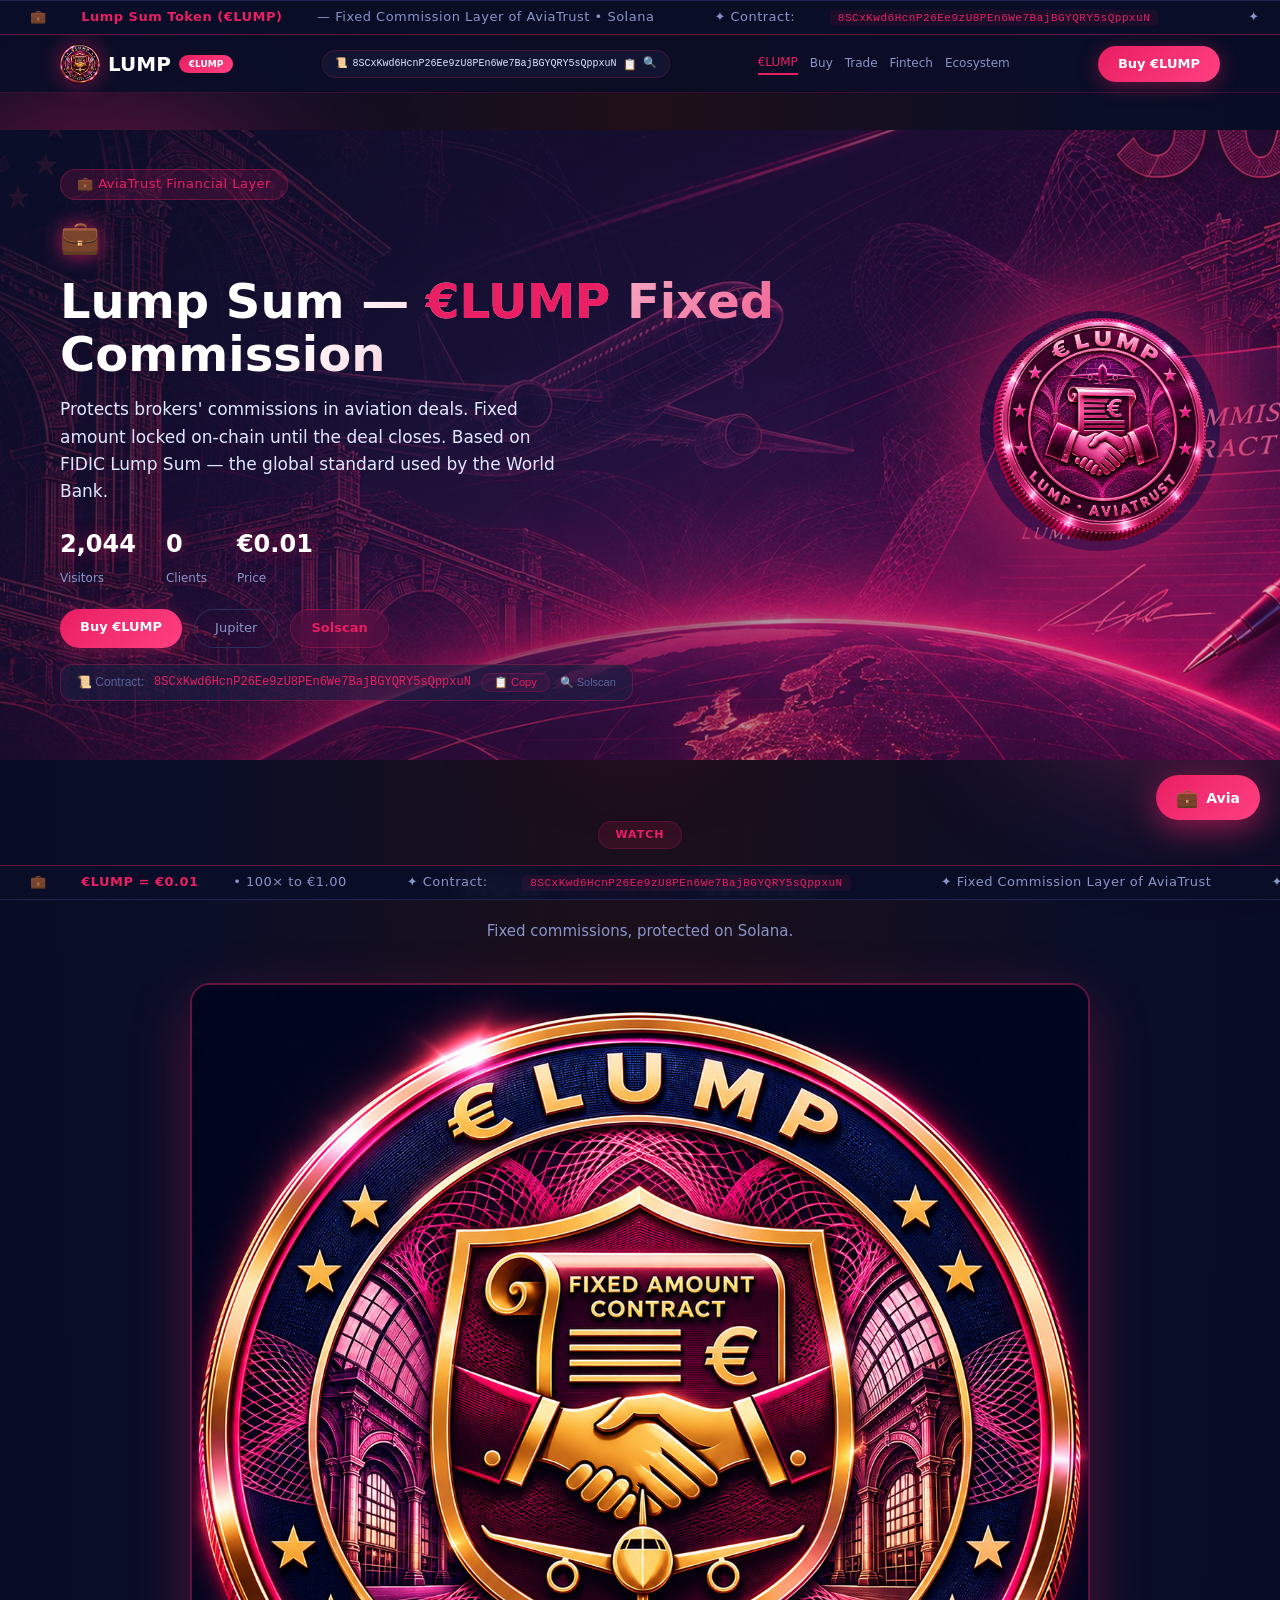
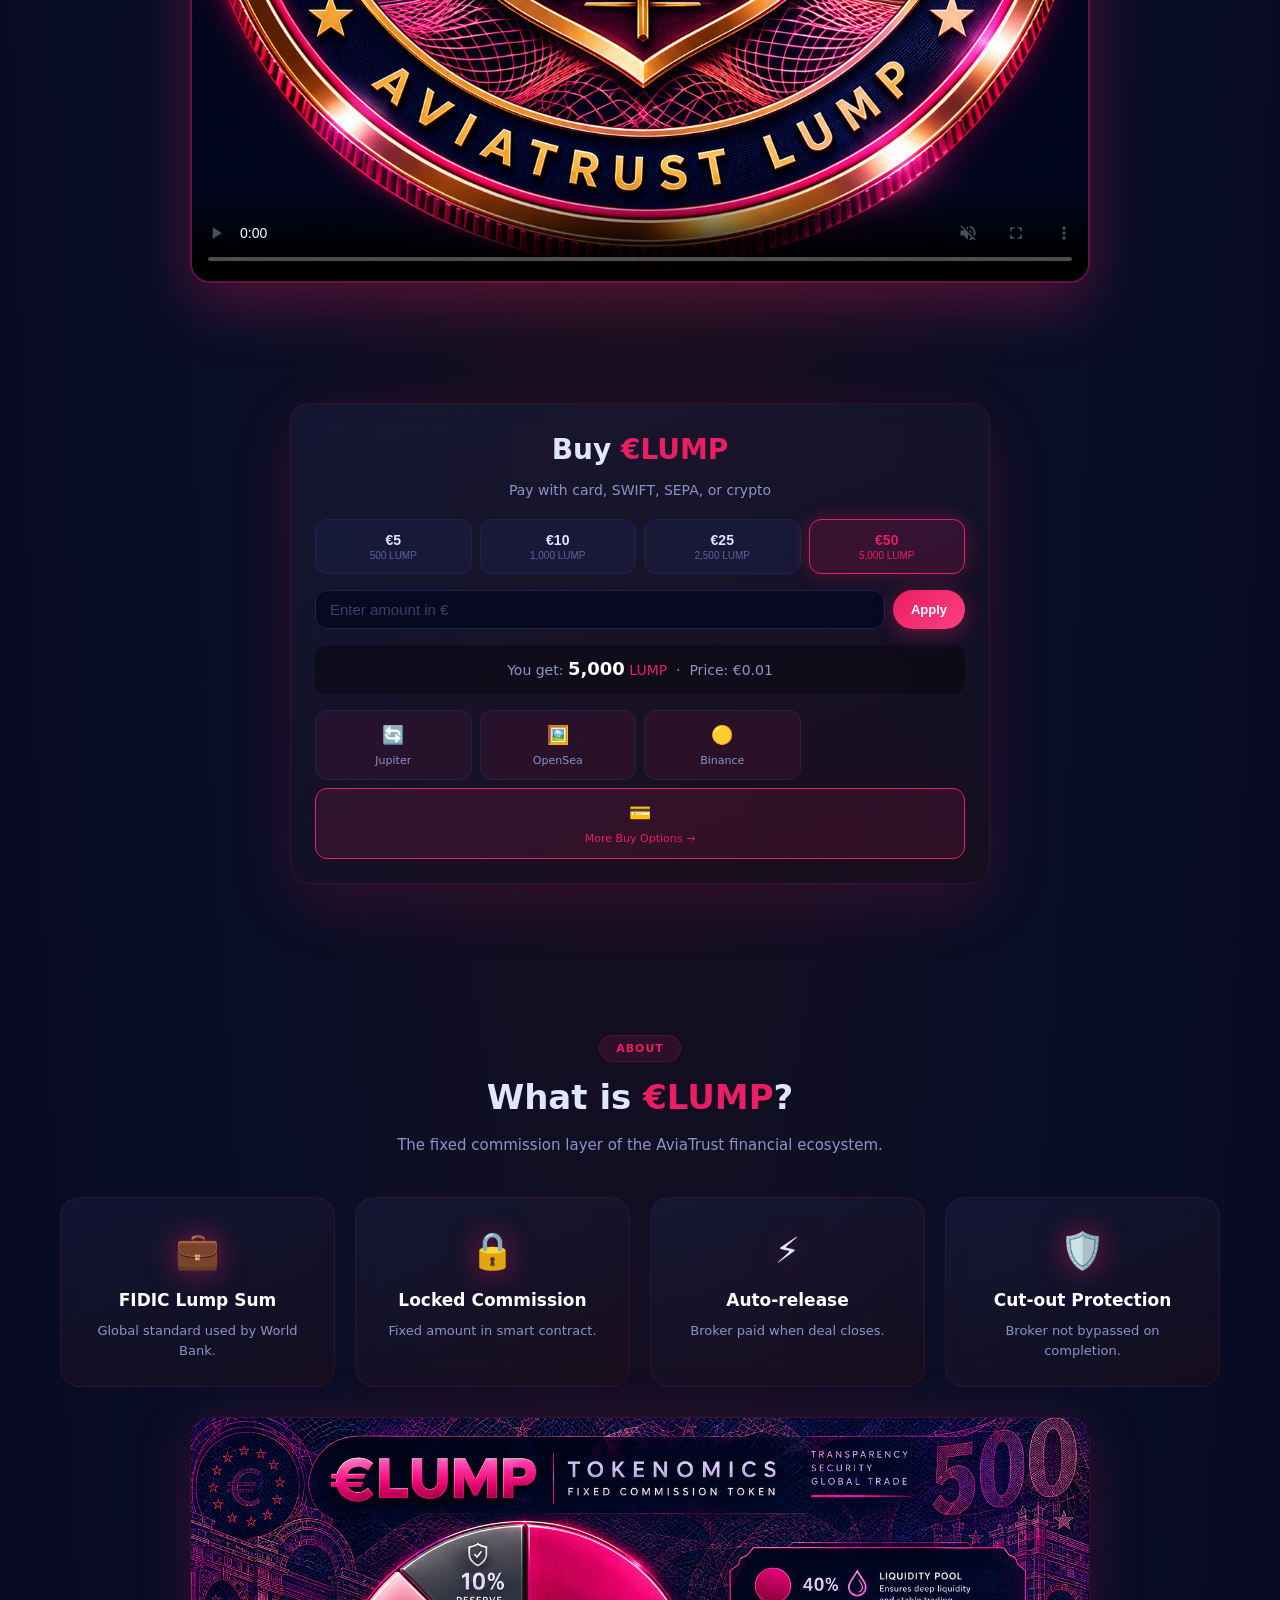
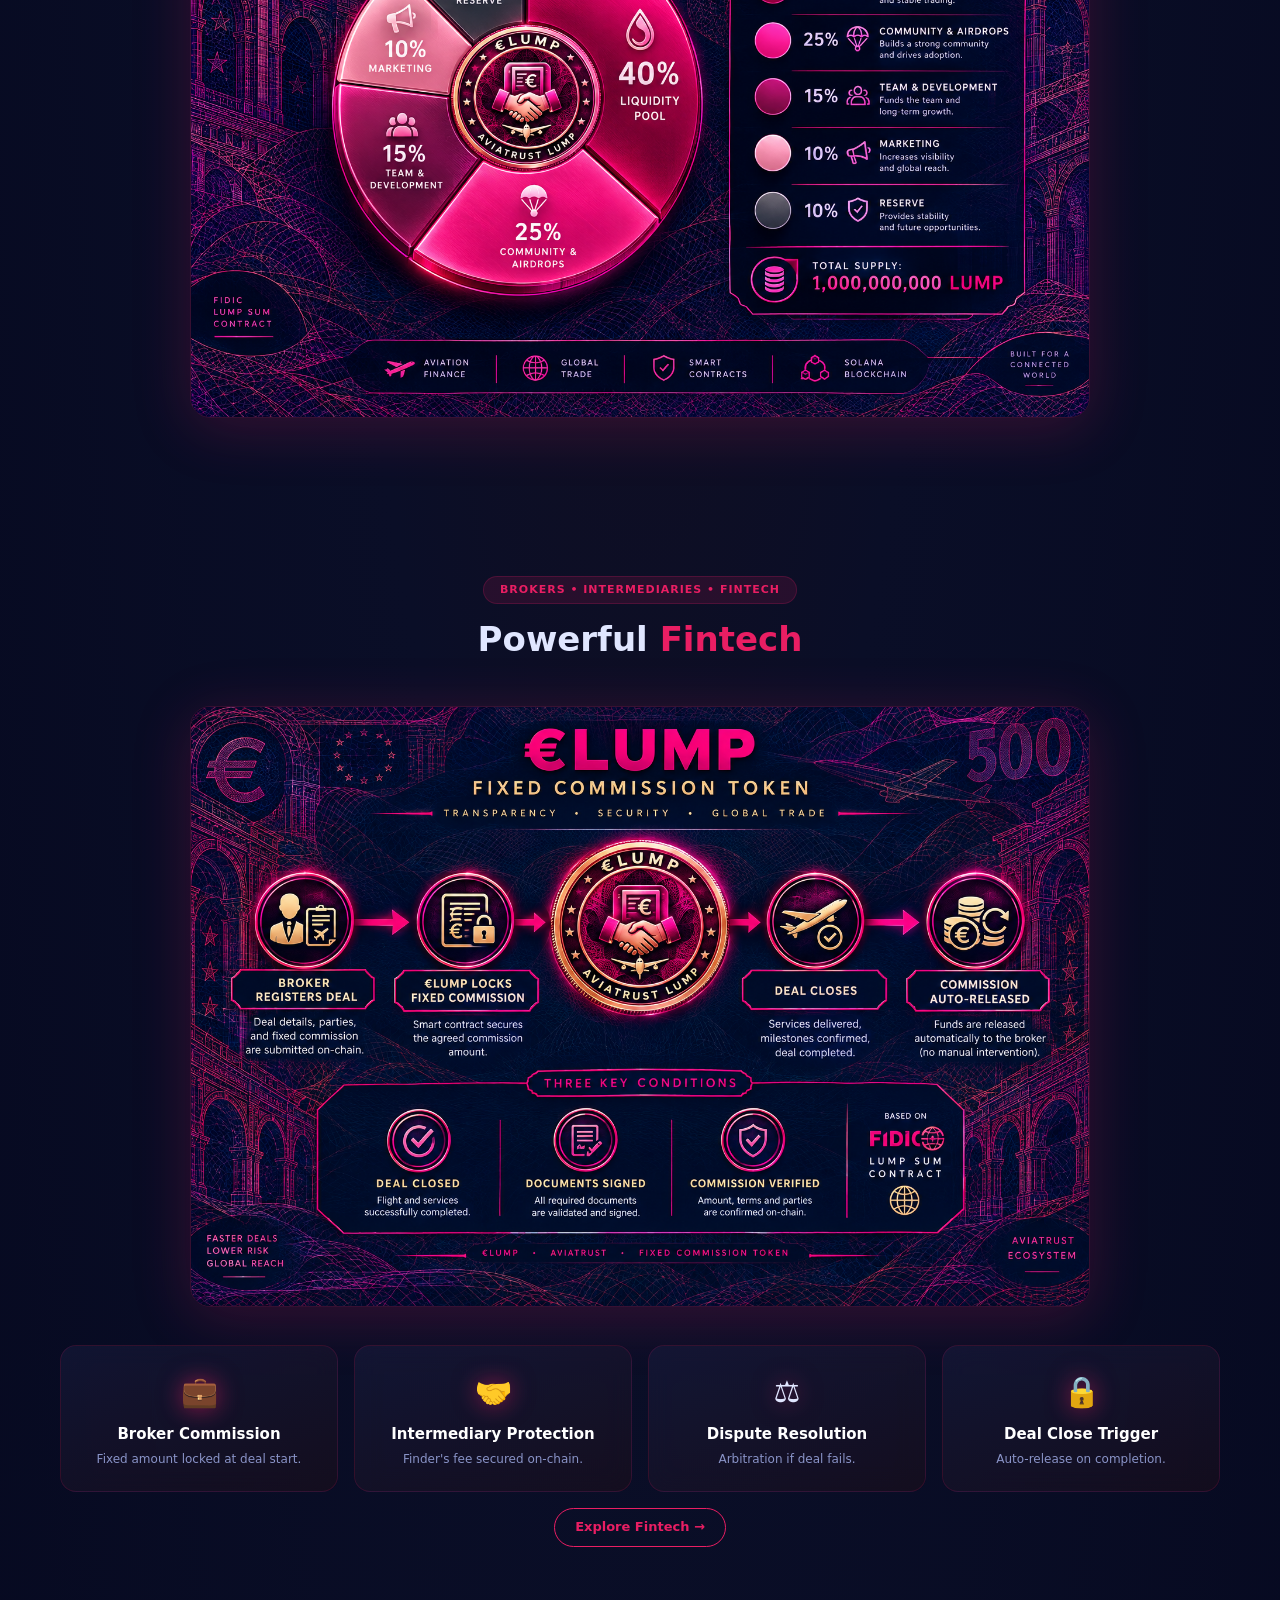
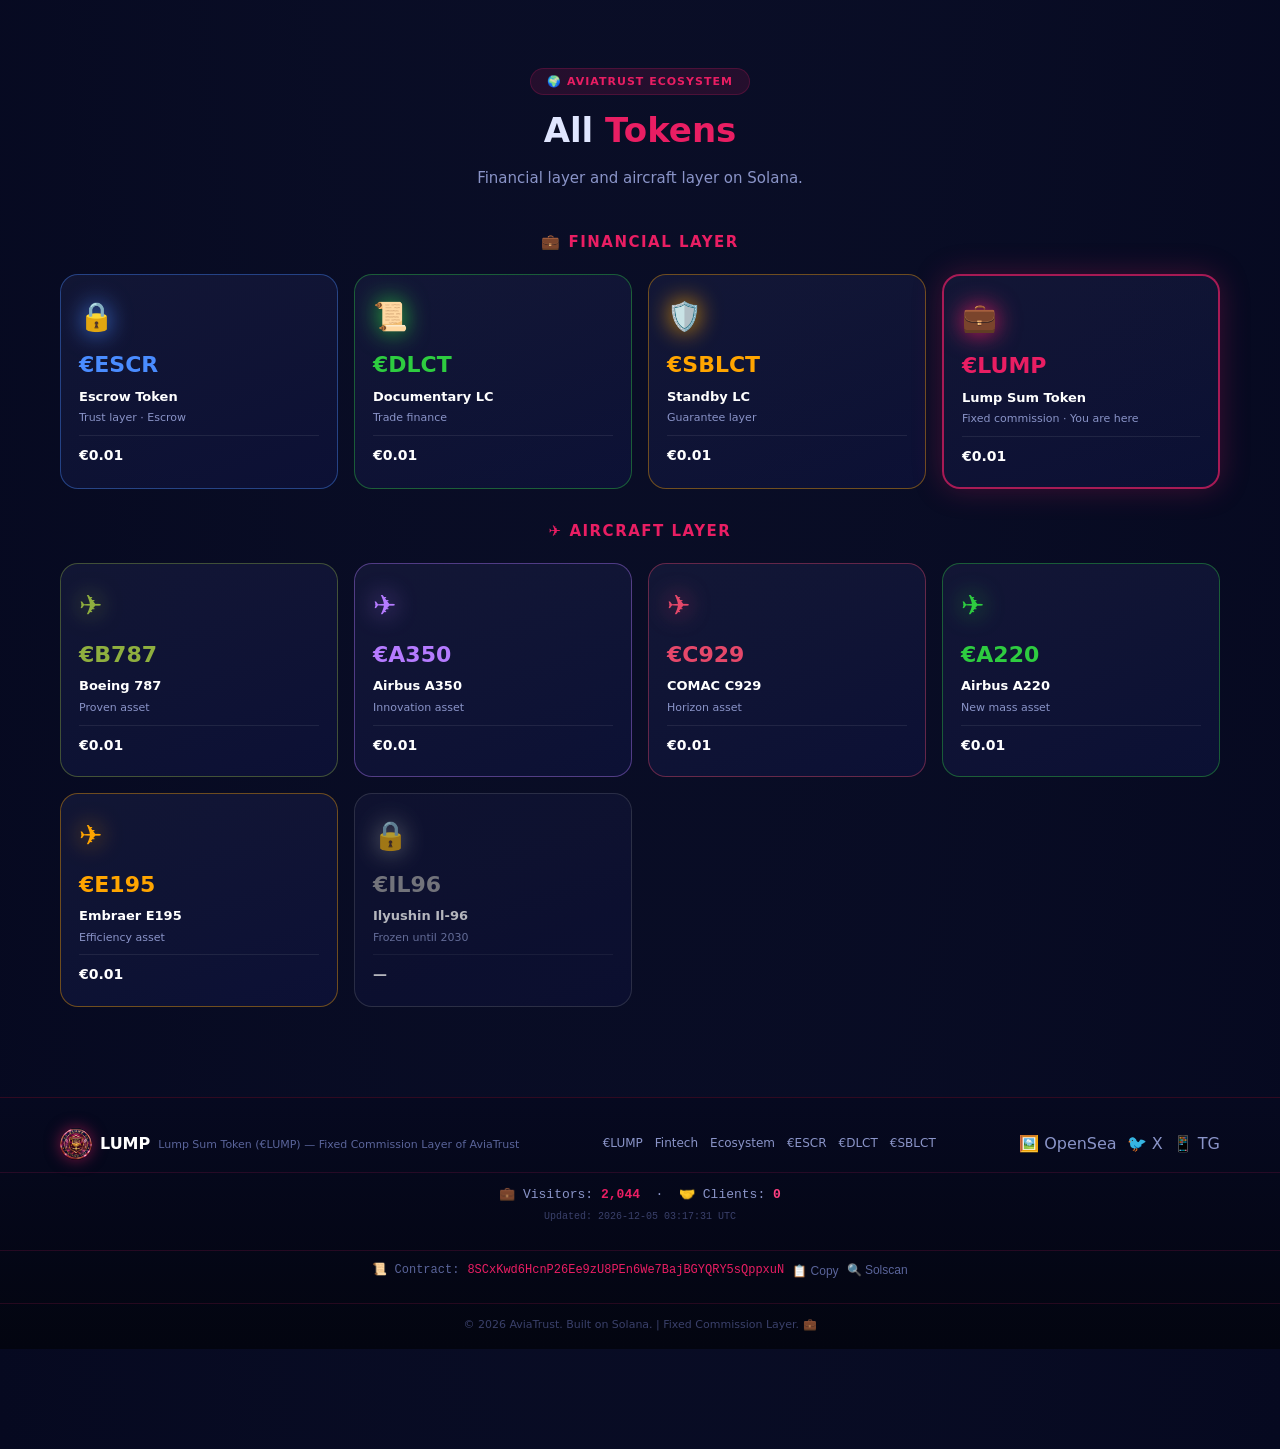
<file: index.html>
<!DOCTYPE html>
<html lang="en">
<head>
<meta charset="UTF-8" />
<meta name="viewport" content="width=device-width, initial-scale=1.0"/>
<title>Lump Sum Token (€LUMP) — Fixed Commission Layer of AviaTrust</title>
<meta name="description" content="Lump Sum Token on Solana. Protects broker commissions in aviation deals. Based on FIDIC Lump Sum standard. €0.01 → target ×100." />
<link rel="icon" href="lump_logo.png" />
<link rel="stylesheet" href="ai-agent.css" />
<style>
* { margin: 0; padding: 0; box-sizing: border-box; }
body {
  font-family: 'Segoe UI', system-ui, sans-serif;
  background: radial-gradient(ellipse at top, #1F0F18 0%, #0A0E27 50%, #060920 100%);
  color: #E0E6FF; line-height: 1.6; overflow-x: hidden;
  padding-top: 130px; padding-bottom: 60px;
}
.container { max-width: 1200px; margin: 0 auto; padding: 0 20px; }

.orb { position: fixed; border-radius: 50%; pointer-events: none; filter: blur(80px); opacity: 0.4; z-index: 0; }
.orb-1 { width: 400px; height: 400px; background: #E91E63; top: 10%; left: -100px; }
.orb-2 { width: 350px; height: 350px; background: #FF4081; bottom: 15%; right: -80px; }
.orb-3 { width: 250px; height: 250px; background: #E91E63; top: 50%; left: 40%; opacity: 0.2; }

.ticker { position: fixed; left: 0; width: 100%; z-index: 1000; background: rgba(10, 14, 39, 0.95); border-top: 1px solid #1E2350; border-bottom: 1px solid #1E2350; overflow: hidden; padding: 6px 0; backdrop-filter: blur(8px); }
.ticker-top { top: 0; border-bottom: 1px solid rgba(233,30,99,0.4); }
.ticker-bottom { bottom: 0; border-top: 1px solid rgba(233,30,99,0.4); }
.ticker-track { display: flex; white-space: nowrap; animation: tickerScroll 45s linear infinite; width: max-content; }
.ticker-track span { margin: 0 30px; font-size: 13px; color: #8A94C8; letter-spacing: 0.5px; flex-shrink: 0; }
.ticker-track .highlight-ticker { color: #E91E63; font-weight: 600; }
.ticker-track .contract-ticker { font-family: 'Courier New', monospace; color: #E91E63; background: rgba(233,30,99,0.08); padding: 2px 8px; border-radius: 4px; font-size: 11px; }
@keyframes tickerScroll { 0% { transform: translateX(0); } 100% { transform: translateX(-50%); } }
.ticker-bottom .ticker-track { animation-duration: 38s; }

header { position: fixed; top: 36px; left: 0; width: 100%; background: rgba(10, 14, 39, 0.92); backdrop-filter: blur(12px); z-index: 900; border-bottom: 1px solid rgba(233,30,99,0.2); padding: 8px 0; }
.header-inner { display: flex; align-items: center; justify-content: space-between; flex-wrap: wrap; gap: 8px; }
.logo { display: flex; align-items: center; gap: 8px; }
.logo img { height: 40px; width: auto; border-radius: 50%; box-shadow: 0 0 20px rgba(233,30,99,0.5); }
.logo-text { font-size: 20px; font-weight: 700; color: #fff; }
.logo-badge { font-size: 9px; background: linear-gradient(135deg, #E91E63, #FF4081); color: #fff; padding: 2px 10px; border-radius: 20px; font-weight: 700; text-transform: uppercase; }
.header-contract { font-size: 10px; color: #5A649A; background: rgba(26,30,65,0.5); padding: 4px 12px; border-radius: 20px; border: 1px solid rgba(233,30,99,0.2); display: inline-flex; align-items: center; gap: 6px; font-family: 'Courier New', monospace; }
.header-contract .addr { color: #E0E6FF; }
.header-contract .copy-btn { background: transparent; border: none; color: #5A649A; cursor: pointer; font-size: 11px; }
.header-contract .copy-btn:hover { color: #E91E63; }
.header-contract .solscan-link { color: #5A649A; text-decoration: none; font-size: 11px; }
.header-contract .solscan-link:hover { color: #E91E63; }

nav { display: flex; gap: 12px; align-items: center; flex-wrap: wrap; }
nav a { color: #8A94C8; text-decoration: none; font-size: 12px; font-weight: 500; transition: 0.3s; }
nav a:hover { color: #E91E63; }
nav a.active { color: #E91E63; border-bottom: 2px solid #E91E63; }

.btn-primary { background: linear-gradient(135deg, #E91E63 0%, #FF4081 100%); color: #fff; padding: 8px 20px; border-radius: 30px; font-weight: 700; text-decoration: none; transition: 0.3s; border: none; cursor: pointer; display: inline-block; font-size: 13px; box-shadow: 0 4px 20px rgba(233,30,99,0.4); }
.btn-primary:hover { transform: translateY(-2px); box-shadow: 0 8px 30px rgba(233,30,99,0.7); }
.btn-secondary { background: transparent; color: #E91E63; padding: 8px 20px; border-radius: 30px; font-weight: 600; text-decoration: none; border: 1px solid #E91E63; transition: 0.3s; display: inline-block; font-size: 13px; }
.btn-secondary:hover { background: #E91E63; color: #fff; box-shadow: 0 0 20px rgba(233,30,99,0.5); }
.btn-outline { background: transparent; color: #8A94C8; padding: 8px 20px; border-radius: 30px; font-weight: 500; text-decoration: none; border: 1px solid #2A2F5A; transition: 0.3s; display: inline-block; font-size: 13px; }
.btn-outline:hover { border-color: #E91E63; color: #fff; }
.btn-glass { background: rgba(233,30,99, 0.08); backdrop-filter: blur(10px); color: #E91E63; padding: 8px 20px; border-radius: 30px; font-weight: 600; text-decoration: none; border: 1px solid rgba(233,30,99,0.3); transition: 0.3s; display: inline-block; font-size: 13px; }
.btn-glass:hover { background: rgba(233,30,99,0.2); box-shadow: 0 0 25px rgba(233,30,99,0.4); }

.hero { padding: 20px 0 40px; position: relative; z-index: 1; min-height: 70vh; display: flex; align-items: center; background-image: url('lump_hero_bg.png'); background-size: cover; background-position: center; background-attachment: fixed; }
.hero::before { content: ''; position: absolute; top: 0; left: 0; right: 0; bottom: 0; background: linear-gradient(135deg, rgba(10,14,39,0.92) 0%, rgba(233,30,99,0.2) 100%); z-index: -1; }
.hero-inner { display: flex; align-items: center; gap: 40px; position: relative; z-index: 1; }
.hero-content { flex: 1; }
.hero-tag { display: inline-block; background: rgba(233,30,99,0.15); color: #E91E63; padding: 4px 16px; border-radius: 20px; font-size: 13px; font-weight: 500; letter-spacing: 0.5px; margin-bottom: 12px; border: 1px solid rgba(233,30,99,0.3); }
.hero h1 { font-size: 48px; font-weight: 800; line-height: 1.1; margin-bottom: 16px; background: linear-gradient(135deg, #fff 30%, #E91E63 100%); -webkit-background-clip: text; -webkit-text-fill-color: transparent; background-clip: text; }
.hero h1 .highlight { color: #E91E63; -webkit-text-fill-color: #E91E63; }
.hero .plane-icon { display: block; font-size: 32px; color: #E91E63; margin-bottom: 12px; text-shadow: 0 0 20px rgba(233,30,99,0.8); }
.hero p { font-size: 17px; color: #E0E6FF; max-width: 520px; margin-bottom: 20px; }
.hero-stats { display: flex; gap: 30px; margin-bottom: 20px; flex-wrap: wrap; }
.stat-number { display: block; font-size: 24px; font-weight: 700; color: #fff; text-shadow: 0 0 15px rgba(233,30,99,0.5); }
.stat-label { font-size: 12px; color: #8A94C8; }
.hero-actions { display: flex; gap: 12px; flex-wrap: wrap; }

.contract-hero { margin-top: 16px; padding: 8px 16px; background: rgba(26,30,65,0.6); border-radius: 12px; border: 1px solid rgba(233,30,99,0.3); display: inline-flex; align-items: center; gap: 10px; flex-wrap: wrap; font-size: 12px; font-family: 'Courier New', monospace; }
.contract-hero .label { color: #5A649A; font-family: 'Segoe UI', sans-serif; }
.contract-hero .addr { color: #E91E63; }
.contract-hero .copy-btn { background: rgba(233,30,99,0.08); border: 1px solid rgba(233,30,99,0.2); color: #E91E63; padding: 2px 12px; border-radius: 16px; cursor: pointer; font-size: 11px; transition: 0.2s; font-family: 'Segoe UI', sans-serif; }
.contract-hero .copy-btn:hover { background: rgba(233,30,99,0.2); }
.contract-hero .solscan-link { color: #5A649A; text-decoration: none; font-size: 11px; font-family: 'Segoe UI', sans-serif; }
.contract-hero .solscan-link:hover { color: #fff; }

.hero-visual { flex: 0 0 240px; text-align: center; }
.hero-coin { width: 240px; height: 240px; border-radius: 50%; object-fit: cover; box-shadow: 0 0 100px rgba(233,30,99,0.7), 0 0 150px rgba(233,30,99,0.4); animation: floatCoin 4s ease-in-out infinite; }
@keyframes floatCoin { 0%, 100% { transform: translateY(0) rotate(0deg); } 50% { transform: translateY(-15px) rotate(5deg); } }

.video-section { padding: 60px 0; position: relative; z-index: 1; }
.video-wrapper { max-width: 900px; margin: 0 auto; border-radius: 20px; overflow: hidden; border: 2px solid rgba(233,30,99,0.4); box-shadow: 0 20px 60px rgba(233,30,99,0.3); transition: 0.3s; }
.video-wrapper:hover { box-shadow: 0 20px 80px rgba(233,30,99,0.6); transform: translateY(-4px); border-color: #E91E63; }
.video-wrapper video { width: 100%; display: block; }

.quick-buy { max-width: 700px; margin: 0 auto 30px; background: linear-gradient(160deg, rgba(26,30,65,0.6) 0%, rgba(31,15,24,0.6) 100%); border: 1px solid rgba(233,30,99,0.3); border-radius: 24px; padding: 28px 32px; backdrop-filter: blur(12px); text-align: center; box-shadow: 0 20px 60px rgba(233,30,99,0.15); }
.quick-buy h2 { font-size: 28px; margin-bottom: 6px; }
.quick-buy h2 .highlight { color: #E91E63; }
.quick-buy .sub { color: #8A94C8; margin-bottom: 18px; font-size: 14px; }
.buy-amount-grid { display: grid; grid-template-columns: repeat(4, 1fr); gap: 8px; margin-bottom: 16px; }
.buy-amount-btn { background: rgba(26,30,65,0.6); border: 1px solid #1E2350; border-radius: 12px; padding: 12px 6px; color: #E0E6FF; font-size: 14px; font-weight: 600; cursor: pointer; transition: 0.3s; }
.buy-amount-btn:hover, .buy-amount-btn.active { border-color: #E91E63; background: rgba(233,30,99,0.15); color: #E91E63; box-shadow: 0 0 20px rgba(233,30,99,0.3); }
.buy-amount-btn small { display: block; font-size: 10px; font-weight: 400; color: #5A649A; margin-top: 2px; }
.buy-amount-btn.active small { color: #E91E63; }
.buy-custom-row { display: flex; gap: 8px; margin-bottom: 16px; }
.buy-custom-row input { flex: 1; padding: 10px 14px; border-radius: 12px; border: 1px solid #1E2350; background: #060920; color: #fff; font-size: 15px; outline: none; min-width: 0; }
.buy-custom-row input:focus { border-color: #E91E63; }
.buy-custom-row input::placeholder { color: #3A406A; }
.buy-total { background: rgba(0,0,0,0.3); border-radius: 12px; padding: 10px; margin-bottom: 16px; font-size: 14px; color: #8A94C8; }
.buy-total strong { color: #fff; font-size: 18px; }
.buy-links-grid { display: grid; grid-template-columns: repeat(4, 1fr); gap: 8px; margin-top: 12px; }
.buy-links-grid a { background: rgba(233,30,99,0.08); border: 1px solid #1E2350; border-radius: 12px; padding: 10px 6px; color: #8A94C8; text-decoration: none; font-size: 11px; transition: 0.3s; text-align: center; }
.buy-links-grid a:hover { border-color: #E91E63; color: #E91E63; background: rgba(233,30,99,0.05); }
.buy-links-grid a .icon { display: block; font-size: 18px; margin-bottom: 2px; }

section { padding: 60px 0; position: relative; z-index: 1; }
.section-header { text-align: center; margin-bottom: 40px; }
.section-tag { display: inline-block; background: rgba(233,30,99,0.12); color: #E91E63; padding: 4px 16px; border-radius: 20px; font-size: 11px; font-weight: 600; text-transform: uppercase; letter-spacing: 1px; border: 1px solid rgba(233,30,99,0.2); }
.section-header h2 { font-size: 34px; font-weight: 700; margin: 8px 0; }
.section-header h2 .highlight { color: #E91E63; }
.section-header p { color: #8A94C8; max-width: 600px; margin: 0 auto; font-size: 15px; }

.glass-card { background: linear-gradient(160deg, rgba(26, 30, 65, 0.5) 0%, rgba(31, 15, 24, 0.5) 100%); backdrop-filter: blur(12px); border: 1px solid rgba(233,30,99,0.15); border-radius: 20px; padding: 24px 24px; transition: 0.4s; }
.glass-card:hover { border-color: rgba(233,30,99,0.4); transform: translateY(-4px); box-shadow: 0 20px 40px rgba(233,30,99,0.15); }

.about-grid { display: grid; grid-template-columns: repeat(auto-fit, minmax(200px, 1fr)); gap: 20px; }
.about-card { text-align: center; padding: 24px; }
.about-icon { font-size: 36px; margin-bottom: 8px; filter: drop-shadow(0 0 15px rgba(233,30,99,0.6)); }
.about-card h3 { font-size: 17px; margin-bottom: 6px; color: #fff; }
.about-card p { font-size: 13px; color: #8A94C8; }

.rwa-grid { display: grid; grid-template-columns: repeat(auto-fit, minmax(220px, 1fr)); gap: 16px; }
.rwa-card { background: linear-gradient(160deg, rgba(26,30,65,0.5), rgba(31,15,24,0.5)); border: 1px solid rgba(233,30,99,0.15); border-radius: 16px; padding: 22px 18px; text-align: center; transition: 0.3s; }
.rwa-card:hover { border-color: #E91E63; transform: translateY(-4px); box-shadow: 0 15px 30px rgba(233,30,99,0.2); }
.rwa-card .rwa-icon { font-size: 30px; margin-bottom: 6px; filter: drop-shadow(0 0 12px rgba(233,30,99,0.6)); }
.rwa-card h4 { color: #fff; font-size: 15px; }
.rwa-card p { color: #8A94C8; font-size: 12px; margin-top: 4px; }

.image-block { max-width: 900px; margin: 30px auto; text-align: center; }
.image-block img { max-width: 100%; border-radius: 20px; border: 1px solid rgba(233,30,99,0.2); box-shadow: 0 10px 60px rgba(233,30,99,0.2); }

/* ===== ECOSYSTEM TOKENS ===== */
.token-block-title {
  text-align: center;
  font-size: 15px;
  font-weight: 700;
  color: #E91E63;
  text-transform: uppercase;
  letter-spacing: 1.5px;
  margin: 30px 0 20px;
}

.token-grid {
  display: grid;
  grid-template-columns: repeat(auto-fit, minmax(220px, 1fr));
  gap: 16px;
  margin-bottom: 30px;
}

.token-tile {
  display: block;
  padding: 20px 18px;
  border-radius: 18px;
  text-decoration: none;
  color: #E0E6FF;
  background: linear-gradient(160deg, rgba(26, 30, 65, 0.6) 0%, rgba(15, 20, 64, 0.6) 100%);
  border: 1px solid rgba(255, 255, 255, 0.08);
  transition: 0.3s;
  position: relative;
  overflow: hidden;
}
.token-tile:hover {
  transform: translateY(-4px);
  box-shadow: 0 20px 40px rgba(0, 0, 0, 0.4);
}

.token-tile-icon {
  font-size: 28px;
  margin-bottom: 8px;
  filter: drop-shadow(0 0 12px currentColor);
}
.token-tile-symbol {
  font-size: 22px;
  font-weight: 800;
  margin-bottom: 4px;
}
.token-tile-name {
  font-size: 13px;
  color: #fff;
  font-weight: 600;
  margin-bottom: 2px;
}
.token-tile-desc {
  font-size: 11px;
  color: #8A94C8;
  margin-bottom: 8px;
}
.token-tile-price {
  font-size: 14px;
  font-weight: 700;
  color: #fff;
  padding-top: 8px;
  border-top: 1px solid rgba(255, 255, 255, 0.08);
}

.token-escr  { border-color: rgba(74,140,255,0.4); color: #4A8CFF; }
.token-escr:hover  { border-color: #4A8CFF; box-shadow: 0 20px 40px rgba(74,140,255,0.25); }

.token-dlct  { border-color: rgba(46,204,64,0.4); color: #2ECC40; }
.token-dlct:hover  { border-color: #2ECC40; box-shadow: 0 20px 40px rgba(46,204,64,0.25); }

.token-sblct { border-color: rgba(255,165,0,0.4); color: #FFA500; }
.token-sblct:hover { border-color: #FFA500; box-shadow: 0 20px 40px rgba(255,165,0,0.25); }

.token-lump  { border-color: rgba(233,30,99,0.7); color: #E91E63; box-shadow: 0 0 30px rgba(233,30,99,0.25); }
.token-lump:hover  { border-color: #E91E63; box-shadow: 0 20px 40px rgba(233,30,99,0.35); }

.token-b787  { border-color: rgba(143,175,63,0.4); color: #8FAF3F; }
.token-b787:hover  { border-color: #8FAF3F; box-shadow: 0 20px 40px rgba(143,175,63,0.25); }

.token-a350  { border-color: rgba(181,123,255,0.4); color: #B57BFF; }
.token-a350:hover  { border-color: #B57BFF; box-shadow: 0 20px 40px rgba(181,123,255,0.25); }

.token-c929  { border-color: rgba(229,72,106,0.4); color: #E5486A; }
.token-c929:hover  { border-color: #E5486A; box-shadow: 0 20px 40px rgba(229,72,106,0.25); }

.token-a220  { border-color: rgba(46,204,64,0.4); color: #2ECC40; }
.token-a220:hover  { border-color: #2ECC40; box-shadow: 0 20px 40px rgba(46,204,64,0.25); }

.token-e195  { border-color: rgba(255,165,0,0.4); color: #FFA500; }
.token-e195:hover  { border-color: #FFA500; box-shadow: 0 20px 40px rgba(255,165,0,0.25); }

.token-il96  { border-color: rgba(160,160,160,0.3); color: #A0A0A0; opacity: 0.7; }
.token-il96:hover  { border-color: #A0A0A0; opacity: 1; }

.token-tile-active {
  border-width: 2px;
}

footer { background: linear-gradient(180deg, #060920 0%, #030510 100%); padding: 30px 0 16px; position: relative; z-index: 1; border-top: 1px solid rgba(233,30,99,0.2); margin-bottom: 40px; }
.footer-inner { display: flex; justify-content: space-between; align-items: center; flex-wrap: wrap; gap: 12px; }
.footer-brand { display: flex; align-items: center; gap: 8px; }
.footer-brand img { height: 32px; width: auto; border-radius: 50%; box-shadow: 0 0 15px rgba(233,30,99,0.5); }
.footer-brand .logo-text { font-size: 16px; }
.footer-brand p { font-size: 11px; color: #5A649A; margin-top: 2px; }
.footer-links { display: flex; gap: 12px; flex-wrap: wrap; }
.footer-links a { color: #8A94C8; text-decoration: none; font-size: 12px; }
.footer-links a:hover { color: #E91E63; }
.footer-social { display: flex; gap: 10px; }
.footer-social a { color: #8A94C8; text-decoration: none; font-size: 16px; }
.footer-social a:hover { color: #E91E63; }

.footer-counter { text-align: center; padding: 12px 0; border-top: 1px solid rgba(233,30,99,0.15); margin-top: 12px; font-size: 13px; color: #8A94C8; font-family: 'Courier New', monospace; }
.footer-counter .counter-visitors { color: #E91E63; font-weight: 600; }
.footer-counter .counter-clients { color: #FF4081; font-weight: 600; }
.footer-counter .time { font-size: 10px; color: #3A406A; }

.footer-contract { text-align: center; padding: 10px 0; border-top: 1px solid rgba(233,30,99,0.15); margin-top: 12px; font-size: 12px; color: #5A649A; display: flex; align-items: center; justify-content: center; gap: 8px; flex-wrap: wrap; font-family: 'Courier New', monospace; }
.footer-contract .addr { color: #E91E63; }
.footer-contract .copy-btn { background: transparent; border: none; color: #5A649A; cursor: pointer; font-size: 12px; font-family: 'Segoe UI', sans-serif; }
.footer-contract .copy-btn:hover { color: #E91E63; }
.footer-contract .solscan-link { color: #5A649A; text-decoration: none; font-size: 12px; font-family: 'Segoe UI', sans-serif; }
.footer-contract .solscan-link:hover { color: #fff; }
.footer-bottom { text-align: center; padding-top: 12px; border-top: 1px solid rgba(233,30,99,0.15); margin-top: 12px; font-size: 11px; color: #3A406A; }

@media (max-width: 768px) {
  body { padding-top: 180px; }
  header { top: 34px; padding: 6px 0; }
  .header-inner { flex-direction: column; align-items: stretch; }
  .header-contract { font-size: 9px; padding: 2px 8px; justify-content: center; }
  nav { justify-content: center; gap: 6px; }
  nav a { font-size: 10px; }
  .hero { padding: 10px 0 30px; background-attachment: scroll; }
  .hero-inner { flex-direction: column; text-align: center; }
  .hero h1 { font-size: 32px; }
  .hero-stats { justify-content: center; gap: 14px; }
  .hero-actions { justify-content: center; }
  .contract-hero { justify-content: center; font-size: 10px; }
  .hero-visual { flex: 0 0 160px; }
  .hero-coin { width: 160px; height: 160px; }
  .quick-buy { padding: 16px; }
  .buy-amount-grid { grid-template-columns: repeat(2, 1fr); }
  .buy-links-grid { grid-template-columns: 1fr 1fr; }
  .buy-custom-row { flex-direction: column; }
  section { padding: 30px 0; }
  .footer-inner { flex-direction: column; text-align: center; }
  .footer-contract { font-size: 10px; flex-direction: column; gap: 4px; }
}
@media (max-width: 480px) {
  .hero h1 { font-size: 26px; }
  .hero-stats { gap: 8px; }
  .stat-number { font-size: 16px; }
  .buy-amount-grid { grid-template-columns: 1fr 1fr; }
  .buy-links-grid { grid-template-columns: 1fr; }
  .header-contract { display: none; }
  .orb { display: none; }
}
</style>
</head>
<body>

<div class="orb orb-1"></div>
<div class="orb orb-2"></div>
<div class="orb orb-3"></div>

<div class="ticker ticker-top">
  <div class="ticker-track">
    <span>💼 <span class="highlight-ticker">Lump Sum Token (€LUMP)</span> — Fixed Commission Layer of AviaTrust • Solana</span>
    <span>✦ Contract: <span class="contract-ticker">8SCxKwd6HcnP26Ee9zU8PEn6We7BajBGYQRY5sQppxuN</span></span>
    <span>✦ <span class="highlight-ticker">€0.01</span> → 100× to €1.00</span>
    <span>✦ Token-2022 • 1% Transfer Fee</span>
    <span>✦ FIDIC Lump Sum • Broker Protection</span>
    <span>✦ SWIFT • SEPA • CIPS • UPI • PIX</span>
    <span>💼 <span class="highlight-ticker">Lump Sum Token (€LUMP)</span> — Fixed Commission Layer of AviaTrust • Solana</span>
    <span>✦ Contract: <span class="contract-ticker">8SCxKwd6HcnP26Ee9zU8PEn6We7BajBGYQRY5sQppxuN</span></span>
    <span>✦ <span class="highlight-ticker">€0.01</span> → 100× to €1.00</span>
    <span>✦ Token-2022 • 1% Transfer Fee</span>
    <span>✦ FIDIC Lump Sum • Broker Protection</span>
    <span>✦ SWIFT • SEPA • CIPS • UPI • PIX</span>
  </div>
</div>

<header>
  <div class="container header-inner">
    <div class="logo">
      <img src="lump_logo.png" alt="€LUMP Logo" />
      <span class="logo-text">LUMP</span>
      <span class="logo-badge">€LUMP</span>
    </div>
    <div class="header-contract">
      📜 <span class="addr">8SCxKwd6HcnP26Ee9zU8PEn6We7BajBGYQRY5sQppxuN</span>
      <button onclick="navigator.clipboard.writeText('8SCxKwd6HcnP26Ee9zU8PEn6We7BajBGYQRY5sQppxuN')" class="copy-btn">📋</button>
      <a href="https://solscan.io/token/8SCxKwd6HcnP26Ee9zU8PEn6We7BajBGYQRY5sQppxuN" target="_blank" class="solscan-link">🔍</a>
    </div>
    <nav>
      <a href="index.html" class="active">€LUMP</a>
      <a href="buy.html">Buy</a>
      <a href="trade.html">Trade</a>
      <a href="fintech2.html">Fintech</a>
      <a href="ecosystem.html">Ecosystem</a>
    </nav>
    <a href="buy.html" class="btn-primary">Buy €LUMP</a>
  </div>
</header>

<section class="hero">
  <div class="container hero-inner">
    <div class="hero-content">
      <div class="hero-tag">💼 AviaTrust Financial Layer</div>
      <span class="plane-icon">💼</span>
      <h1>Lump Sum — <span class="highlight">€LUMP</span> Fixed Commission</h1>
      <p>Protects brokers' commissions in aviation deals. Fixed amount locked on-chain until the deal closes. Based on FIDIC Lump Sum — the global standard used by the World Bank.</p>
      <div class="hero-stats">
        <div class="stat"><span class="stat-number counter-visitors">2,030</span><span class="stat-label">Visitors</span></div>
        <div class="stat"><span class="stat-number counter-clients">0</span><span class="stat-label">Clients</span></div>
        <div class="stat"><span class="stat-number">€0.01</span><span class="stat-label">Price</span></div>
      </div>
      <div class="hero-actions">
        <a href="buy.html" class="btn-primary">Buy €LUMP</a>
        <a href="https://jup.ag/tokens/8SCxKwd6HcnP26Ee9zU8PEn6We7BajBGYQRY5sQppxuN" target="_blank" class="btn-outline">Jupiter</a>
        <a href="https://solscan.io/token/8SCxKwd6HcnP26Ee9zU8PEn6We7BajBGYQRY5sQppxuN" target="_blank" class="btn-glass">Solscan</a>
      </div>
      <div class="contract-hero">
        <span class="label">📜 Contract:</span>
        <span class="addr">8SCxKwd6HcnP26Ee9zU8PEn6We7BajBGYQRY5sQppxuN</span>
        <button onclick="navigator.clipboard.writeText('8SCxKwd6HcnP26Ee9zU8PEn6We7BajBGYQRY5sQppxuN')" class="copy-btn">📋 Copy</button>
        <a href="https://solscan.io/token/8SCxKwd6HcnP26Ee9zU8PEn6We7BajBGYQRY5sQppxuN" target="_blank" class="solscan-link">🔍 Solscan</a>
      </div>
    </div>
    <div class="hero-visual">
      <img src="lump_coin.png" alt="€LUMP Coin" class="hero-coin" onerror="this.onerror=null;this.src='lump_logo.png';" />
    </div>
  </div>
</section>

<section class="video-section">
  <div class="container">
    <div class="section-header">
      <span class="section-tag">Watch</span>
      <h2>How <span class="highlight">€LUMP</span> Works</h2>
      <p>Fixed commissions, protected on Solana.</p>
    </div>
    <div class="video-wrapper">
      <video controls autoplay muted loop playsinline poster="lump_logo.png">
        <source src="lump_promo_video.mp4" type="video/mp4">
      </video>
    </div>
  </div>
</section>

<section id="buy">
  <div class="container">
    <div class="quick-buy glass-card">
      <h2>Buy <span class="highlight">€LUMP</span></h2>
      <p class="sub">Pay with card, SWIFT, SEPA, or crypto</p>
      <div class="buy-amount-grid">
        <button class="buy-amount-btn" data-usd="5">€5 <small>500 LUMP</small></button>
        <button class="buy-amount-btn" data-usd="10">€10 <small>1,000 LUMP</small></button>
        <button class="buy-amount-btn" data-usd="25">€25 <small>2,500 LUMP</small></button>
        <button class="buy-amount-btn active" data-usd="50">€50 <small>5,000 LUMP</small></button>
      </div>
      <div class="buy-custom-row">
        <input type="number" id="customAmount" placeholder="Enter amount in €" min="1" />
        <button class="btn-primary" id="setCustomBtn" style="padding: 10px 18px;">Apply</button>
      </div>
      <div class="buy-total">
        You get: <strong id="totalLUMP">5,000</strong> <span style="color:#E91E63;">LUMP</span>
        &nbsp;·&nbsp; Price: <span id="displayPrice">€0.01</span>
      </div>
      <div class="buy-links-grid">
        <a href="https://jup.ag/tokens/8SCxKwd6HcnP26Ee9zU8PEn6We7BajBGYQRY5sQppxuN" target="_blank"><span class="icon">🔄</span> Jupiter</a>
        <a href="https://opensea.io/token/solana/8SCxKwd6HcnP26Ee9zU8PEn6We7BajBGYQRY5sQppxuN" target="_blank"><span class="icon">🖼️</span> OpenSea</a>
        <a href="https://app.binance.com/uni-qr/web3-token-details?tokenCA=8SCxKwd6HcnP26Ee9zU8PEn6We7BajBGYQRY5sQppxuN" target="_blank"><span class="icon">🟡</span> Binance</a>
        <a href="buy.html" style="grid-column: span 4; background: rgba(233,30,99,0.12); border-color: #E91E63; color: #E91E63;"><span class="icon">💳</span> More Buy Options →</a>
      </div>
    </div>
  </div>
</section>

<section id="about">
  <div class="container">
    <div class="section-header">
      <span class="section-tag">About</span>
      <h2>What is <span class="highlight">€LUMP</span>?</h2>
      <p>The fixed commission layer of the AviaTrust financial ecosystem.</p>
    </div>
    <div class="about-grid">
      <div class="about-card glass-card"><div class="about-icon">💼</div><h3>FIDIC Lump Sum</h3><p>Global standard used by World Bank.</p></div>
      <div class="about-card glass-card"><div class="about-icon">🔒</div><h3>Locked Commission</h3><p>Fixed amount in smart contract.</p></div>
      <div class="about-card glass-card"><div class="about-icon">⚡</div><h3>Auto-release</h3><p>Broker paid when deal closes.</p></div>
      <div class="about-card glass-card"><div class="about-icon">🛡️</div><h3>Cut-out Protection</h3><p>Broker not bypassed on completion.</p></div>
    </div>
    <div class="image-block">
      <img src="lump_chart.png" alt="€LUMP Tokenomics Chart" />
    </div>
  </div>
</section>

<section id="fintech">
  <div class="container">
    <div class="section-header">
      <span class="section-tag">Brokers • Intermediaries • Fintech</span>
      <h2>Powerful <span class="highlight">Fintech</span></h2>
    </div>
    <div class="image-block">
      <img src="lump_fintech_diagram.png" alt="€LUMP Fintech Diagram" />
    </div>
    <div class="rwa-grid">
      <div class="rwa-card glass-card"><div class="rwa-icon">💼</div><h4>Broker Commission</h4><p>Fixed amount locked at deal start.</p></div>
      <div class="rwa-card glass-card"><div class="rwa-icon">🤝</div><h4>Intermediary Protection</h4><p>Finder's fee secured on-chain.</p></div>
      <div class="rwa-card glass-card"><div class="rwa-icon">⚖️</div><h4>Dispute Resolution</h4><p>Arbitration if deal fails.</p></div>
      <div class="rwa-card glass-card"><div class="rwa-icon">🔒</div><h4>Deal Close Trigger</h4><p>Auto-release on completion.</p></div>
    </div>
    <div style="text-align:center; margin-top:16px;">
      <a href="fintech2.html" class="btn-secondary">Explore Fintech →</a>
    </div>
  </div>
</section>

<!-- ===== ECOSYSTEM TOKENS ===== -->
<section id="tokens">
  <div class="container">
    <div class="section-header">
      <span class="section-tag">🌍 AviaTrust Ecosystem</span>
      <h2>All <span class="highlight">Tokens</span></h2>
      <p>Financial layer and aircraft layer on Solana.</p>
    </div>

    <div class="token-block-title">💼 Financial Layer</div>
    <div class="token-grid">

      <a href="https://aviabank.github.io/escr/" target="_blank" class="token-tile token-escr">
        <div class="token-tile-icon">🔒</div>
        <div class="token-tile-symbol">€ESCR</div>
        <div class="token-tile-name">Escrow Token</div>
        <div class="token-tile-desc">Trust layer · Escrow</div>
        <div class="token-tile-price">€0.01</div>
      </a>

      <a href="https://aviabank.github.io/dlct/" target="_blank" class="token-tile token-dlct">
        <div class="token-tile-icon">📜</div>
        <div class="token-tile-symbol">€DLCT</div>
        <div class="token-tile-name">Documentary LC</div>
        <div class="token-tile-desc">Trade finance</div>
        <div class="token-tile-price">€0.01</div>
      </a>

      <a href="https://aviabank.github.io/sblct/" target="_blank" class="token-tile token-sblct">
        <div class="token-tile-icon">🛡️</div>
        <div class="token-tile-symbol">€SBLCT</div>
        <div class="token-tile-name">Standby LC</div>
        <div class="token-tile-desc">Guarantee layer</div>
        <div class="token-tile-price">€0.01</div>
      </a>

      <a href="index.html" class="token-tile token-lump token-tile-active">
        <div class="token-tile-icon">💼</div>
        <div class="token-tile-symbol">€LUMP</div>
        <div class="token-tile-name">Lump Sum Token</div>
        <div class="token-tile-desc">Fixed commission · You are here</div>
        <div class="token-tile-price">€0.01</div>
      </a>

    </div>

    <div class="token-block-title">✈️ Aircraft Layer</div>
    <div class="token-grid">

      <a href="https://aviabank.github.io/b787/" target="_blank" class="token-tile token-b787">
        <div class="token-tile-icon">✈️</div>
        <div class="token-tile-symbol">€B787</div>
        <div class="token-tile-name">Boeing 787</div>
        <div class="token-tile-desc">Proven asset</div>
        <div class="token-tile-price">€0.01</div>
      </a>

      <a href="https://aviabank.github.io/a350/" target="_blank" class="token-tile token-a350">
        <div class="token-tile-icon">✈️</div>
        <div class="token-tile-symbol">€A350</div>
        <div class="token-tile-name">Airbus A350</div>
        <div class="token-tile-desc">Innovation asset</div>
        <div class="token-tile-price">€0.01</div>
      </a>

      <a href="https://aviabank.github.io/c929/" target="_blank" class="token-tile token-c929">
        <div class="token-tile-icon">✈️</div>
        <div class="token-tile-symbol">€C929</div>
        <div class="token-tile-name">COMAC C929</div>
        <div class="token-tile-desc">Horizon asset</div>
        <div class="token-tile-price">€0.01</div>
      </a>

      <a href="https://aviabank.github.io/a220/" target="_blank" class="token-tile token-a220">
        <div class="token-tile-icon">✈️</div>
        <div class="token-tile-symbol">€A220</div>
        <div class="token-tile-name">Airbus A220</div>
        <div class="token-tile-desc">New mass asset</div>
        <div class="token-tile-price">€0.01</div>
      </a>

      <a href="https://aviabank.github.io/e195/" target="_blank" class="token-tile token-e195">
        <div class="token-tile-icon">✈️</div>
        <div class="token-tile-symbol">€E195</div>
        <div class="token-tile-name">Embraer E195</div>
        <div class="token-tile-desc">Efficiency asset</div>
        <div class="token-tile-price">€0.01</div>
      </a>

      <a href="https://aviabank.github.io/il96/" target="_blank" class="token-tile token-il96">
        <div class="token-tile-icon">🔒</div>
        <div class="token-tile-symbol">€IL96</div>
        <div class="token-tile-name">Ilyushin Il-96</div>
        <div class="token-tile-desc">Frozen until 2030</div>
        <div class="token-tile-price">—</div>
      </a>

    </div>
  </div>
</section>

<div class="ticker ticker-bottom">
  <div class="ticker-track">
    <span>💼 <span class="highlight-ticker">€LUMP = €0.01</span> • 100× to €1.00</span>
    <span>✦ Contract: <span class="contract-ticker">8SCxKwd6HcnP26Ee9zU8PEn6We7BajBGYQRY5sQppxuN</span></span>
    <span>✦ Fixed Commission Layer of AviaTrust</span>
    <span>✦ Solana — 65,000 TPS</span>
    <span>✦ FIDIC Lump Sum • Broker Protection</span>
    <span>✦ 365 Days Liquidity Lock</span>
    <span>💼 <span class="highlight-ticker">€LUMP = €0.01</span> • 100× to €1.00</span>
    <span>✦ Contract: <span class="contract-ticker">8SCxKwd6HcnP26Ee9zU8PEn6We7BajBGYQRY5sQppxuN</span></span>
    <span>✦ Fixed Commission Layer of AviaTrust</span>
    <span>✦ Solana — 65,000 TPS</span>
    <span>✦ FIDIC Lump Sum • Broker Protection</span>
    <span>✦ 365 Days Liquidity Lock</span>
  </div>
</div>

<footer>
  <div class="container footer-inner">
    <div class="footer-brand">
      <img src="lump_logo.png" alt="€LUMP" />
      <span class="logo-text">LUMP</span>
      <p>Lump Sum Token (€LUMP) — Fixed Commission Layer of AviaTrust</p>
    </div>
    <div class="footer-links">
      <a href="index.html">€LUMP</a>
      <a href="fintech1.html">Fintech</a>
      <a href="ecosystem.html">Ecosystem</a>
      <a href="https://aviabank.github.io/escr/" target="_blank">€ESCR</a>
      <a href="https://aviabank.github.io/dlct/" target="_blank">€DLCT</a>
      <a href="https://aviabank.github.io/sblct/" target="_blank">€SBLCT</a>
    </div>
    <div class="footer-social">
      <a href="https://opensea.io/token/solana/8SCxKwd6HcnP26Ee9zU8PEn6We7BajBGYQRY5sQppxuN" target="_blank">🖼️ OpenSea</a>
      <a href="https://x.com/aviatrust" target="_blank">🐦 X</a>
      <a href="https://t.me/aviatrust" target="_blank">📱 TG</a>
    </div>
  </div>

  <div class="footer-counter">
    💼 Visitors: <span class="counter-visitors">2,030</span>
    &nbsp;·&nbsp;
    🤝 Clients: <span class="counter-clients">0</span>
    <br />
    <span class="time counter-visitor-time">Updated: —</span>
  </div>

  <div class="footer-contract">
    📜 Contract: <span class="addr">8SCxKwd6HcnP26Ee9zU8PEn6We7BajBGYQRY5sQppxuN</span>
    <button onclick="navigator.clipboard.writeText('8SCxKwd6HcnP26Ee9zU8PEn6We7BajBGYQRY5sQppxuN')" class="copy-btn">📋 Copy</button>
    <a href="https://solscan.io/token/8SCxKwd6HcnP26Ee9zU8PEn6We7BajBGYQRY5sQppxuN" target="_blank" class="solscan-link">🔍 Solscan</a>
  </div>
  <div class="footer-bottom">
    <p>© 2026 AviaTrust. Built on Solana. | Fixed Commission Layer. 💼</p>
  </div>
</footer>

<script>
document.querySelectorAll('.ticker-track').forEach(track => {
  const content = track.innerHTML;
  track.innerHTML = content + content + content;
});

const price = 0.01;
const priceEl = document.getElementById('displayPrice');
const totalEl = document.getElementById('totalLUMP');
const customInput = document.getElementById('customAmount');
const setCustomBtn = document.getElementById('setCustomBtn');

setInterval(() => {
  const change = (Math.random() - 0.5) * 0.0005;
  const newPrice = Math.max(0.009, Math.min(0.011, price + change));
  priceEl.textContent = '€' + newPrice.toFixed(4);
}, 3000);

const amountBtns = document.querySelectorAll('.buy-amount-btn');
amountBtns.forEach(btn => {
  btn.addEventListener('click', function() {
    amountBtns.forEach(b => b.classList.remove('active'));
    this.classList.add('active');
    updateTotal(parseFloat(this.dataset.usd));
  });
});

setCustomBtn.addEventListener('click', function() {
  const val = parseFloat(customInput.value);
  if (val && val > 0) {
    amountBtns.forEach(b => b.classList.remove('active'));
    updateTotal(val);
  } else { alert('Enter a valid amount'); }
});

customInput.addEventListener('keydown', e => { if (e.key === 'Enter') setCustomBtn.click(); });

function updateTotal(usd) {
  totalEl.textContent = Math.floor(usd / price).toLocaleString();
}

updateTotal(50);

document.querySelectorAll('a[href^="#"]').forEach(anchor => {
  anchor.addEventListener('click', function(e) {
    const href = this.getAttribute('href');
    if (href === '#') return;
    e.preventDefault();
    const target = document.querySelector(href);
    if (target) {
      const top = target.getBoundingClientRect().top + window.pageYOffset - 160;
      window.scrollTo({ top, behavior: 'smooth' });
    }
  });
});
</script>

<script src="counter.js"></script>
<script src="ai-agent.js"></script>

</body>
</html>
</file>
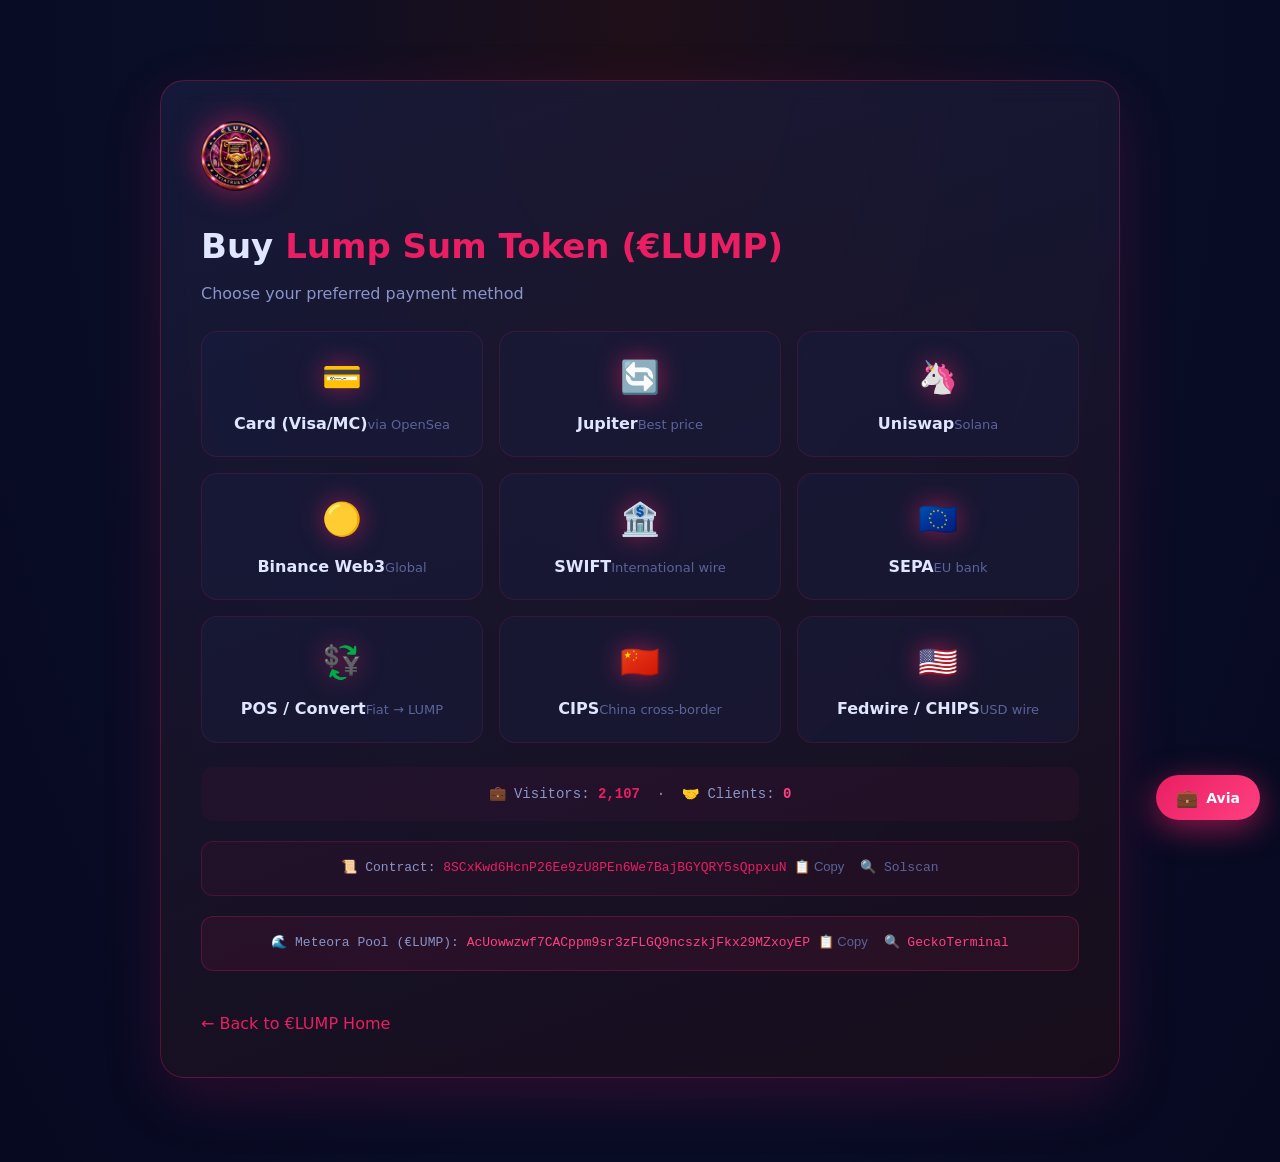
<file: buy.html>
<!DOCTYPE html>
<html lang="en">
<head>
<meta charset="UTF-8" />
<meta name="viewport" content="width=device-width, initial-scale=1.0"/>
<title>Buy €LUMP — Card, SWIFT, SEPA, Crypto</title>
<link rel="icon" href="lump_logo.png" />
<link rel="stylesheet" href="ai-agent.css" />
<style>
* { margin: 0; padding: 0; box-sizing: border-box; }
body { font-family: 'Segoe UI', system-ui, sans-serif; background: radial-gradient(ellipse at top, #1F0F18 0%, #0A0E27 50%, #060920 100%); color: #E0E6FF; line-height: 1.6; padding-top: 80px; padding-bottom: 60px; }
.container { max-width: 1000px; margin: 0 auto; padding: 0 20px; }
.glass-card { background: linear-gradient(160deg, rgba(26,30,65,0.7), rgba(31,15,24,0.7)); backdrop-filter: blur(12px); border: 1px solid rgba(233,30,99,0.3); border-radius: 24px; padding: 40px; margin-bottom: 24px; box-shadow: 0 20px 60px rgba(233,30,99,0.15); }
.glass-card h1 { font-size: 34px; margin-bottom: 8px; }
.glass-card h1 .highlight { color: #E91E63; }
.glass-card .sub { color: #8A94C8; margin-bottom: 24px; }
.method-grid { display: grid; grid-template-columns: 1fr 1fr 1fr; gap: 16px; margin-bottom: 24px; }
.method-card { background: rgba(26,30,65,0.4); border: 1px solid rgba(233,30,99,0.15); border-radius: 16px; padding: 20px 16px; text-align: center; transition: 0.3s; text-decoration: none; color: #E0E6FF; }
.method-card:hover { border-color: #E91E63; transform: translateY(-4px); box-shadow: 0 15px 30px rgba(233,30,99,0.2); }
.method-card .icon { font-size: 32px; display: block; margin-bottom: 8px; filter: drop-shadow(0 0 12px rgba(233,30,99,0.6)); }
.method-card .name { font-weight: 600; }
.method-card .desc { font-size: 13px; color: #5A649A; }
.contract-box { background: rgba(233,30,99,0.05); border: 1px solid rgba(233,30,99,0.2); border-radius: 12px; padding: 16px; margin: 20px 0; text-align: center; font-size: 13px; color: #8A94C8; font-family: 'Courier New', monospace; }
.contract-box .addr { color: #E91E63; }
.contract-box .copy-btn { background: transparent; border: none; color: #5A649A; cursor: pointer; font-size: 13px; }
.contract-box .copy-btn:hover { color: #E91E63; }
.contract-box .solscan-link { color: #5A649A; text-decoration: none; font-size: 13px; margin-left: 8px; }
.contract-box .solscan-link:hover { color: #fff; }
.pool-box { background: rgba(233,30,99,0.08); border: 1px solid rgba(233,30,99,0.25); border-radius: 12px; padding: 16px; margin: 20px 0; text-align: center; font-size: 13px; color: #8A94C8; font-family: 'Courier New', monospace; }
.pool-box .addr { color: #FF4081; }
.pool-box .copy-btn { background: transparent; border: none; color: #5A649A; cursor: pointer; font-size: 13px; }
.pool-box .copy-btn:hover { color: #FF4081; }
.pool-box .link { color: #FF4081; text-decoration: none; font-size: 13px; margin-left: 8px; }
.pool-box .link:hover { color: #fff; }
.back-link { display: inline-block; margin-top: 20px; color: #E91E63; text-decoration: none; font-weight: 500; }
.logo-img { height: 70px; width: auto; margin-bottom: 20px; border-radius: 50%; box-shadow: 0 0 30px rgba(233,30,99,0.6); }
.counter-box { text-align: center; padding: 16px; background: rgba(233,30,99,0.05); border-radius: 12px; margin: 20px 0; font-size: 14px; color: #8A94C8; font-family: 'Courier New', monospace; }
.counter-box .counter-visitors { color: #E91E63; font-weight: 600; }
.counter-box .counter-clients { color: #FF4081; font-weight: 600; }
@media (max-width: 700px) { .method-grid { grid-template-columns: 1fr 1fr; } .glass-card { padding: 24px; } }
@media (max-width: 450px) { .method-grid { grid-template-columns: 1fr; } .contract-box, .pool-box { font-size: 11px; } }
</style>
</head>
<body>
<div class="container">
<div class="glass-card">
<img src="lump_logo.png" alt="€LUMP" class="logo-img" />
<h1>Buy <span class="highlight">Lump Sum Token (€LUMP)</span></h1>
<p class="sub">Choose your preferred payment method</p>

<div class="method-grid">
  <a href="https://opensea.io/token/solana/8SCxKwd6HcnP26Ee9zU8PEn6We7BajBGYQRY5sQppxuN" target="_blank" class="method-card"><span class="icon">💳</span><span class="name">Card (Visa/MC)</span><span class="desc">via OpenSea</span></a>
  <a href="https://jup.ag/tokens/8SCxKwd6HcnP26Ee9zU8PEn6We7BajBGYQRY5sQppxuN" target="_blank" class="method-card"><span class="icon">🔄</span><span class="name">Jupiter</span><span class="desc">Best price</span></a>
  <a href="https://app.uniswap.org/explore/tokens/solana/8SCxKwd6HcnP26Ee9zU8PEn6We7BajBGYQRY5sQppxuN" target="_blank" class="method-card"><span class="icon">🦄</span><span class="name">Uniswap</span><span class="desc">Solana</span></a>
  <a href="https://app.binance.com/uni-qr/web3-token-details?tokenCA=8SCxKwd6HcnP26Ee9zU8PEn6We7BajBGYQRY5sQppxuN" target="_blank" class="method-card"><span class="icon">🟡</span><span class="name">Binance Web3</span><span class="desc">Global</span></a>
  <a href="https://www.binance.com/" target="_blank" class="method-card"><span class="icon">🏦</span><span class="name">SWIFT</span><span class="desc">International wire</span></a>
  <a href="https://www.okx.com/" target="_blank" class="method-card"><span class="icon">🇪🇺</span><span class="name">SEPA</span><span class="desc">EU bank</span></a>
  <a href="https://www.binance.com/en/convert" target="_blank" class="method-card"><span class="icon">💱</span><span class="name">POS / Convert</span><span class="desc">Fiat → LUMP</span></a>
  <a href="https://www.okx.com/" target="_blank" class="method-card"><span class="icon">🇨🇳</span><span class="name">CIPS</span><span class="desc">China cross-border</span></a>
  <a href="https://www.kraken.com/" target="_blank" class="method-card"><span class="icon">🇺🇸</span><span class="name">Fedwire / CHIPS</span><span class="desc">USD wire</span></a>
</div>

<div class="counter-box">
  💼 Visitors: <span class="counter-visitors">2,030</span>
  &nbsp;·&nbsp;
  🤝 Clients: <span class="counter-clients">0</span>
</div>

<div class="contract-box">
  📜 Contract: <span class="addr">8SCxKwd6HcnP26Ee9zU8PEn6We7BajBGYQRY5sQppxuN</span>
  <button onclick="navigator.clipboard.writeText('8SCxKwd6HcnP26Ee9zU8PEn6We7BajBGYQRY5sQppxuN')" class="copy-btn">📋 Copy</button>
  <a href="https://solscan.io/token/8SCxKwd6HcnP26Ee9zU8PEn6We7BajBGYQRY5sQppxuN" target="_blank" class="solscan-link">🔍 Solscan</a>
</div>

<div class="pool-box">
  🌊 Meteora Pool (€LUMP): <span class="addr">AcUowwzwf7CACppm9sr3zFLGQ9ncszkjFkx29MZxoyEP</span>
  <button onclick="navigator.clipboard.writeText('AcUowwzwf7CACppm9sr3zFLGQ9ncszkjFkx29MZxoyEP')" class="copy-btn">📋 Copy</button>
  <a href="https://www.geckoterminal.com/solana/pools/AcUowwzwf7CACppm9sr3zFLGQ9ncszkjFkx29MZxoyEP" target="_blank" class="link">🔍 GeckoTerminal</a>
</div>

<a href="index.html" class="back-link">← Back to €LUMP Home</a>
</div>
</div>
<script src="counter.js"></script>
<script src="ai-agent.js"></script>
</body>
</html>
</file>
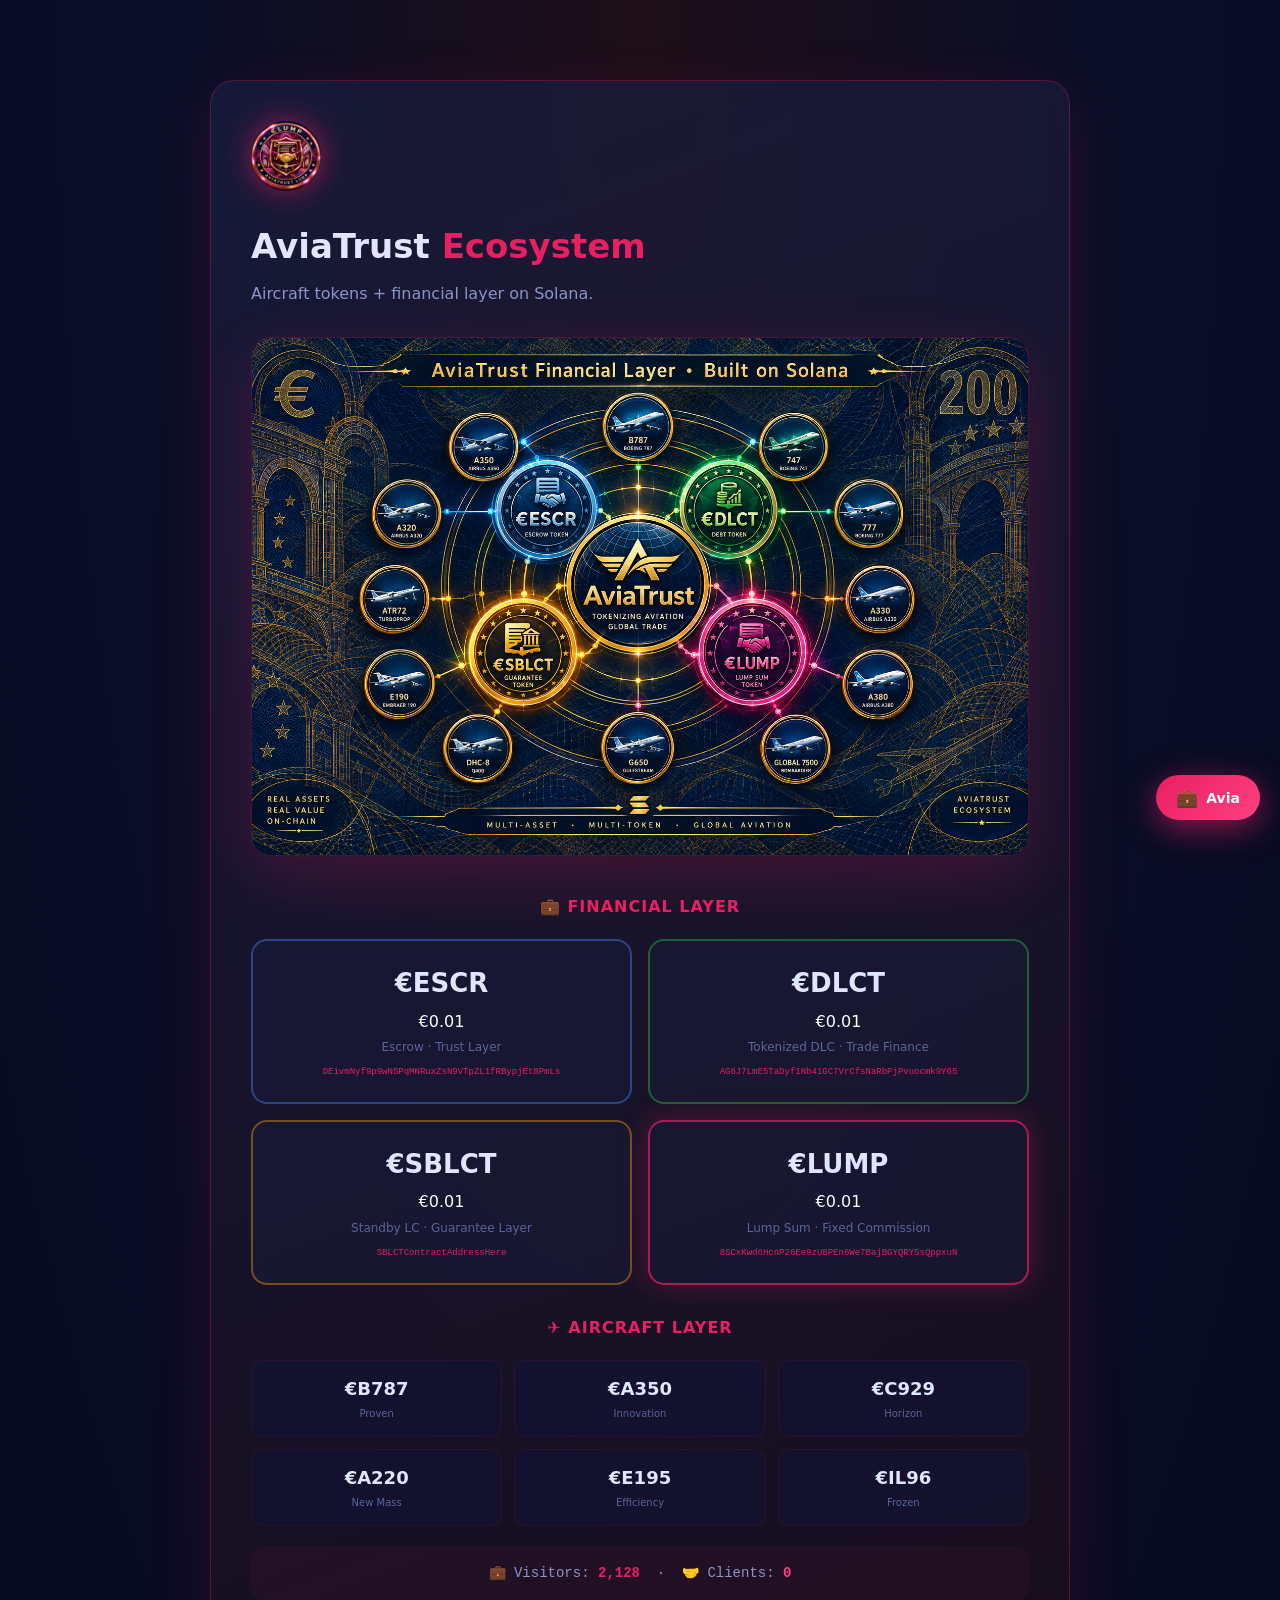
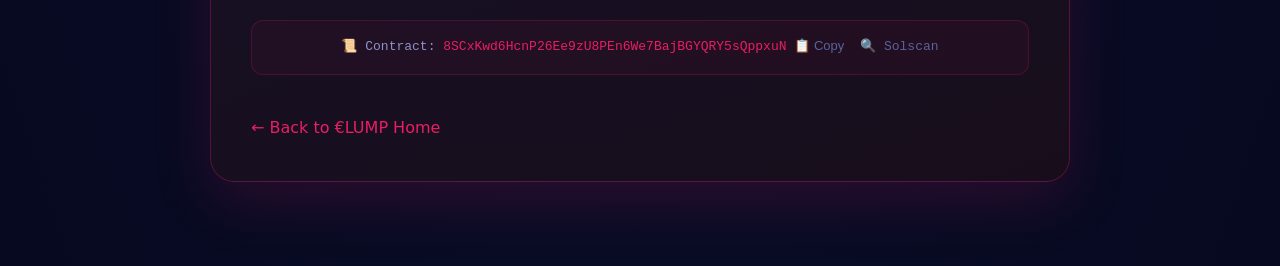
<file: ecosystem.html>
<!DOCTYPE html>
<html lang="en">
<head>
<meta charset="UTF-8" />
<meta name="viewport" content="width=device-width, initial-scale=1.0"/>
<title>€LUMP — AviaTrust Ecosystem</title>
<link rel="icon" href="lump_logo.png" />
<link rel="stylesheet" href="ai-agent.css" />
<style>
* { margin: 0; padding: 0; box-sizing: border-box; }
body { font-family: 'Segoe UI', system-ui, sans-serif; background: radial-gradient(ellipse at top, #1F0F18 0%, #0A0E27 50%, #060920 100%); color: #E0E6FF; line-height: 1.6; padding-top: 80px; padding-bottom: 60px; }
.container { max-width: 900px; margin: 0 auto; padding: 0 20px; }
.glass-card { background: linear-gradient(160deg, rgba(26,30,65,0.7), rgba(31,15,24,0.7)); backdrop-filter: blur(12px); border: 1px solid rgba(233,30,99,0.3); border-radius: 24px; padding: 40px; margin-bottom: 24px; box-shadow: 0 20px 60px rgba(233,30,99,0.15); }
.glass-card h1 { font-size: 34px; margin-bottom: 8px; }
.glass-card h1 .highlight { color: #E91E63; }
.glass-card .sub { color: #8A94C8; margin-bottom: 24px; }
.image-block { max-width: 100%; margin: 30px auto; text-align: center; }
.image-block img { max-width: 100%; border-radius: 20px; border: 1px solid rgba(233,30,99,0.2); box-shadow: 0 20px 60px rgba(233,30,99,0.2); }
.section-subtitle { text-align: center; margin: 30px 0 16px; color: #E91E63; font-size: 16px; font-weight: 600; text-transform: uppercase; letter-spacing: 1px; }
.token-row { display: grid; grid-template-columns: repeat(2, 1fr); gap: 16px; margin: 20px 0; }
.token-card { background: rgba(26,30,65,0.4); border: 2px solid rgba(233,30,99,0.2); border-radius: 16px; padding: 22px 16px; text-align: center; transition: 0.3s; }
.token-card:hover { transform: translateY(-3px); box-shadow: 0 15px 30px rgba(233,30,99,0.2); }
.token-card .symbol { font-size: 26px; font-weight: 700; }
.token-card .price { font-size: 16px; color: #fff; margin-top: 4px; }
.token-card .desc { font-size: 12px; color: #5A649A; margin-top: 4px; }
.token-card .contract { font-size: 9px; font-family: 'Courier New', monospace; color: #E91E63; margin-top: 8px; word-break: break-all; }
.token-card.escr { border-color: rgba(74,140,255,0.4); }
.token-card.dlct { border-color: rgba(46,204,64,0.4); }
.token-card.sblct { border-color: rgba(255,165,0,0.4); }
.token-card.lump { border-color: rgba(233,30,99,0.7); box-shadow: 0 0 30px rgba(233,30,99,0.3); }
.aircraft-row { display: grid; grid-template-columns: repeat(3, 1fr); gap: 12px; margin: 20px 0; }
.aircraft-card { background: rgba(15,20,64,0.4); border: 1px solid rgba(233,30,99,0.1); border-radius: 12px; padding: 14px 10px; text-align: center; }
.aircraft-card .symbol { font-size: 18px; font-weight: 700; }
.aircraft-card .desc { font-size: 10px; color: #5A649A; margin-top: 2px; }
.contract-box { background: rgba(233,30,99,0.05); border: 1px solid rgba(233,30,99,0.2); border-radius: 12px; padding: 16px; margin: 20px 0; text-align: center; font-size: 13px; color: #8A94C8; font-family: 'Courier New', monospace; }
.contract-box .addr { color: #E91E63; }
.contract-box .copy-btn { background: transparent; border: none; color: #5A649A; cursor: pointer; font-size: 13px; }
.contract-box .copy-btn:hover { color: #E91E63; }
.contract-box .solscan-link { color: #5A649A; text-decoration: none; font-size: 13px; margin-left: 8px; }
.contract-box .solscan-link:hover { color: #fff; }
.counter-box { text-align: center; padding: 16px; background: rgba(233,30,99,0.05); border-radius: 12px; margin: 20px 0; font-size: 14px; color: #8A94C8; font-family: 'Courier New', monospace; }
.counter-box .counter-visitors { color: #E91E63; font-weight: 600; }
.counter-box .counter-clients { color: #FF4081; font-weight: 600; }
.back-link { display: inline-block; margin-top: 20px; color: #E91E63; text-decoration: none; font-weight: 500; }
.logo-img { height: 70px; width: auto; margin-bottom: 20px; border-radius: 50%; box-shadow: 0 0 30px rgba(233,30,99,0.6); }
@media (max-width: 800px) { .token-row { grid-template-columns: 1fr; } .aircraft-row { grid-template-columns: 1fr 1fr; } .glass-card { padding: 24px; } }
</style>
</head>
<body>
<div class="container">
<div class="glass-card">
<img src="lump_logo.png" alt="€LUMP" class="logo-img" />
<h1>AviaTrust <span class="highlight">Ecosystem</span></h1>
<p class="sub">Aircraft tokens + financial layer on Solana.</p>

<div class="image-block">
  <img src="lump_ecosystem_map.png" alt="AviaTrust Ecosystem" />
</div>

<div class="section-subtitle">💼 Financial Layer</div>
<div class="token-row">
  <div class="token-card escr"><div class="symbol">€ESCR</div><div class="price">€0.01</div><div class="desc">Escrow · Trust Layer</div><div class="contract">DEivmNyf9p9wNSPqMNRuxZsN9VTpZL1fRBypjEt8PmLs</div></div>
  <div class="token-card dlct"><div class="symbol">€DLCT</div><div class="price">€0.01</div><div class="desc">Tokenized DLC · Trade Finance</div><div class="contract">AG6J7LmE5TaDyf1Nb41GC7VrCfsNaRbPjPvuocmk9Y65</div></div>
  <div class="token-card sblct"><div class="symbol">€SBLCT</div><div class="price">€0.01</div><div class="desc">Standby LC · Guarantee Layer</div><div class="contract">SBLCTContractAddressHere</div></div>
  <div class="token-card lump"><div class="symbol">€LUMP</div><div class="price">€0.01</div><div class="desc">Lump Sum · Fixed Commission</div><div class="contract">8SCxKwd6HcnP26Ee9zU8PEn6We7BajBGYQRY5sQppxuN</div></div>
</div>

<div class="section-subtitle">✈️ Aircraft Layer</div>
<div class="aircraft-row">
  <div class="aircraft-card"><div class="symbol">€B787</div><div class="desc">Proven</div></div>
  <div class="aircraft-card"><div class="symbol">€A350</div><div class="desc">Innovation</div></div>
  <div class="aircraft-card"><div class="symbol">€C929</div><div class="desc">Horizon</div></div>
  <div class="aircraft-card"><div class="symbol">€A220</div><div class="desc">New Mass</div></div>
  <div class="aircraft-card"><div class="symbol">€E195</div><div class="desc">Efficiency</div></div>
  <div class="aircraft-card"><div class="symbol">€IL96</div><div class="desc">Frozen</div></div>
</div>

<div class="counter-box">
  💼 Visitors: <span class="counter-visitors">2,030</span>
  &nbsp;·&nbsp;
  🤝 Clients: <span class="counter-clients">0</span>
</div>

<div class="contract-box">
  📜 Contract: <span class="addr">8SCxKwd6HcnP26Ee9zU8PEn6We7BajBGYQRY5sQppxuN</span>
  <button onclick="navigator.clipboard.writeText('8SCxKwd6HcnP26Ee9zU8PEn6We7BajBGYQRY5sQppxuN')" class="copy-btn">📋 Copy</button>
  <a href="https://solscan.io/token/8SCxKwd6HcnP26Ee9zU8PEn6We7BajBGYQRY5sQppxuN" target="_blank" class="solscan-link">🔍 Solscan</a>
</div>

<a href="index.html" class="back-link">← Back to €LUMP Home</a>
</div>
</div>
<script src="counter.js"></script>
<script src="ai-agent.js"></script>
</body>
</html>
</file>
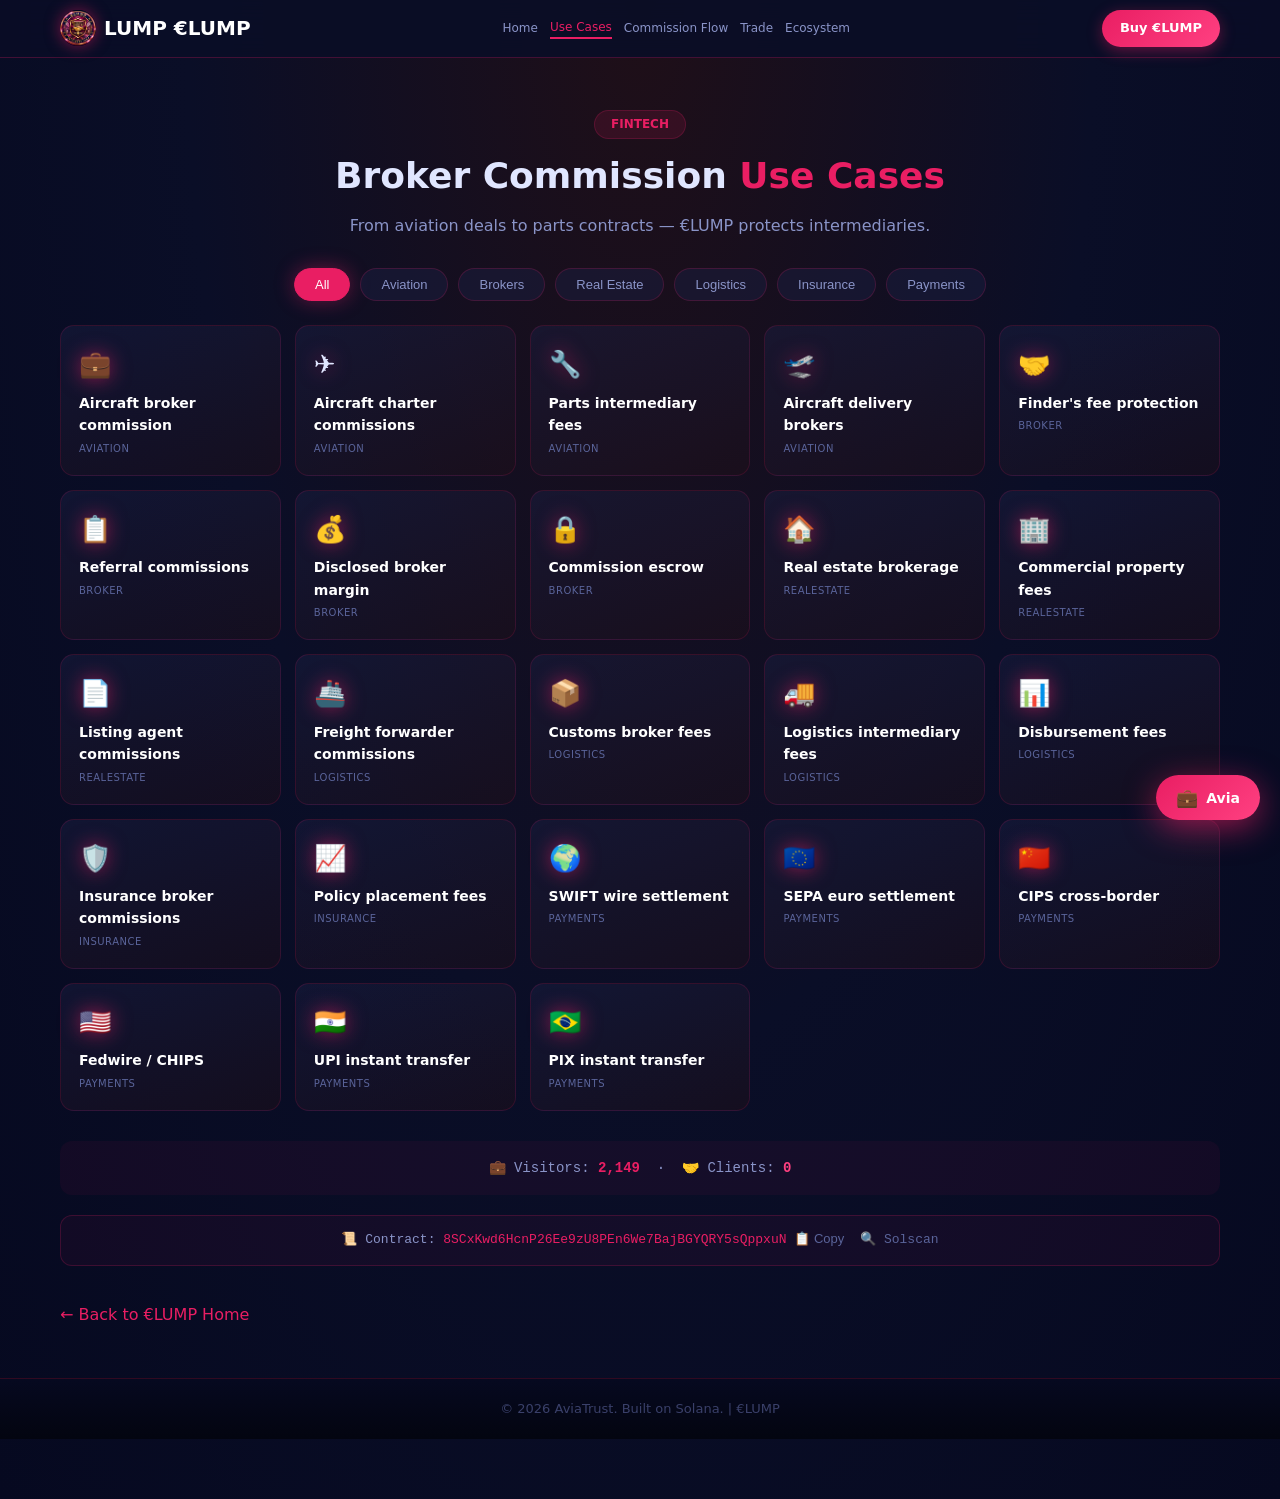
<file: fintech1.html>
<!DOCTYPE html>
<html lang="en">
<head>
<meta charset="UTF-8" />
<meta name="viewport" content="width=device-width, initial-scale=1.0"/>
<title>€LUMP — Broker Commission Use Cases</title>
<link rel="icon" href="lump_logo.png" />
<link rel="stylesheet" href="ai-agent.css" />
<style>
* { margin: 0; padding: 0; box-sizing: border-box; }
body { font-family: 'Segoe UI', system-ui, sans-serif; background: radial-gradient(ellipse at top, #1F0F18 0%, #0A0E27 50%, #060920 100%); color: #E0E6FF; line-height: 1.6; padding-top: 80px; padding-bottom: 60px; }
.container { max-width: 1200px; margin: 0 auto; padding: 0 20px; }
header { position: fixed; top: 0; left: 0; width: 100%; background: rgba(10,14,39,0.92); backdrop-filter: blur(12px); z-index: 100; border-bottom: 1px solid rgba(233,30,99,0.25); padding: 10px 0; }
.header-inner { display: flex; align-items: center; justify-content: space-between; flex-wrap: wrap; gap: 10px; }
.logo { display: flex; align-items: center; gap: 8px; }
.logo img { height: 36px; width: auto; border-radius: 50%; box-shadow: 0 0 15px rgba(233,30,99,0.5); }
.logo-text { font-size: 20px; font-weight: 700; color: #fff; }
nav { display: flex; gap: 12px; flex-wrap: wrap; align-items: center; }
nav a { color: #8A94C8; text-decoration: none; font-size: 12px; font-weight: 500; transition: 0.3s; }
nav a:hover { color: #E91E63; }
nav a.active { color: #E91E63; border-bottom: 2px solid #E91E63; }
.btn-primary { background: linear-gradient(135deg, #E91E63 0%, #FF4081 100%); color: #fff; padding: 8px 18px; border-radius: 30px; font-weight: 700; text-decoration: none; font-size: 13px; box-shadow: 0 4px 15px rgba(233,30,99,0.4); }
.btn-primary:hover { transform: translateY(-2px); }
section { padding: 30px 0; }
.section-header { text-align: center; margin-bottom: 30px; }
.section-tag { display: inline-block; background: rgba(233,30,99,0.12); color: #E91E63; padding: 4px 16px; border-radius: 20px; font-size: 12px; font-weight: 600; text-transform: uppercase; border: 1px solid rgba(233,30,99,0.2); }
.section-header h1 { font-size: 36px; font-weight: 700; margin: 8px 0; }
.section-header h1 .highlight { color: #E91E63; }
.section-header p { color: #8A94C8; max-width: 600px; margin: 0 auto; }
.categories { display: flex; gap: 10px; flex-wrap: wrap; justify-content: center; margin-bottom: 24px; }
.cat-btn { background: rgba(26,30,65,0.5); border: 1px solid rgba(233,30,99,0.2); color: #8A94C8; padding: 8px 20px; border-radius: 30px; font-size: 13px; cursor: pointer; transition: 0.3s; }
.cat-btn.active, .cat-btn:hover { background: #E91E63; color: #fff; border-color: #E91E63; box-shadow: 0 0 20px rgba(233,30,99,0.4); }
.fintech-grid { display: grid; grid-template-columns: repeat(auto-fill, minmax(220px, 1fr)); gap: 14px; margin-bottom: 30px; }
.fintech-card { background: linear-gradient(160deg, rgba(26,30,65,0.5), rgba(31,15,24,0.5)); border: 1px solid rgba(233,30,99,0.15); border-radius: 14px; padding: 18px; transition: 0.3s; }
.fintech-card:hover { border-color: #E91E63; background: rgba(233,30,99,0.08); transform: translateY(-3px); }
.fintech-card .fc-icon { font-size: 26px; filter: drop-shadow(0 0 10px rgba(233,30,99,0.6)); }
.fintech-card .fc-title { font-size: 14px; font-weight: 600; color: #fff; margin-top: 6px; }
.fintech-card .fc-cat { font-size: 10px; text-transform: uppercase; color: #5A649A; letter-spacing: 0.5px; margin-top: 4px; }
.contract-box { background: rgba(233,30,99,0.05); border: 1px solid rgba(233,30,99,0.2); border-radius: 12px; padding: 14px; margin: 20px 0; text-align: center; font-size: 13px; color: #8A94C8; font-family: 'Courier New', monospace; }
.contract-box .addr { color: #E91E63; }
.contract-box .copy-btn { background: transparent; border: none; color: #5A649A; cursor: pointer; font-size: 13px; }
.contract-box .copy-btn:hover { color: #E91E63; }
.contract-box .solscan-link { color: #5A649A; text-decoration: none; font-size: 13px; margin-left: 8px; }
.contract-box .solscan-link:hover { color: #fff; }
.counter-box { text-align: center; padding: 16px; background: rgba(233,30,99,0.05); border-radius: 12px; margin: 20px 0; font-size: 14px; color: #8A94C8; font-family: 'Courier New', monospace; }
.counter-box .counter-visitors { color: #E91E63; font-weight: 600; }
.counter-box .counter-clients { color: #FF4081; font-weight: 600; }
.back-link { display: inline-block; margin-top: 16px; color: #E91E63; text-decoration: none; font-weight: 500; }
footer { background: linear-gradient(180deg, #060920, #030510); padding: 20px 0; text-align: center; border-top: 1px solid rgba(233,30,99,0.2); margin-top: 20px; }
footer p { color: #3A406A; font-size: 13px; }
@media (max-width: 768px) { .section-header h1 { font-size: 26px; } .fintech-grid { grid-template-columns: 1fr 1fr; } }
@media (max-width: 480px) { .fintech-grid { grid-template-columns: 1fr; } }
</style>
</head>
<body>
<header>
  <div class="container header-inner">
    <div class="logo"><img src="lump_logo.png" alt="€LUMP" /><span class="logo-text">LUMP €LUMP</span></div>
    <nav>
      <a href="index.html">Home</a>
      <a href="fintech1.html" class="active">Use Cases</a>
      <a href="fintech2.html">Commission Flow</a>
      <a href="trade.html">Trade</a>
      <a href="ecosystem.html">Ecosystem</a>
    </nav>
    <a href="buy.html" class="btn-primary">Buy €LUMP</a>
  </div>
</header>

<section>
  <div class="container">
    <div class="section-header">
      <span class="section-tag">Fintech</span>
      <h1>Broker Commission <span class="highlight">Use Cases</span></h1>
      <p>From aviation deals to parts contracts — €LUMP protects intermediaries.</p>
    </div>
    <div class="categories">
      <button class="cat-btn active" data-cat="all">All</button>
      <button class="cat-btn" data-cat="aviation">Aviation</button>
      <button class="cat-btn" data-cat="broker">Brokers</button>
      <button class="cat-btn" data-cat="realestate">Real Estate</button>
      <button class="cat-btn" data-cat="logistics">Logistics</button>
      <button class="cat-btn" data-cat="insurance">Insurance</button>
      <button class="cat-btn" data-cat="payments">Payments</button>
    </div>
    <div class="fintech-grid" id="fintechGrid"></div>
    <div class="counter-box">
      💼 Visitors: <span class="counter-visitors">2,030</span>
      &nbsp;·&nbsp;
      🤝 Clients: <span class="counter-clients">0</span>
    </div>
    <div class="contract-box">
      📜 Contract: <span class="addr">8SCxKwd6HcnP26Ee9zU8PEn6We7BajBGYQRY5sQppxuN</span>
      <button onclick="navigator.clipboard.writeText('8SCxKwd6HcnP26Ee9zU8PEn6We7BajBGYQRY5sQppxuN')" class="copy-btn">📋 Copy</button>
      <a href="https://solscan.io/token/8SCxKwd6HcnP26Ee9zU8PEn6We7BajBGYQRY5sQppxuN" target="_blank" class="solscan-link">🔍 Solscan</a>
    </div>
    <a href="index.html" class="back-link">← Back to €LUMP Home</a>
  </div>
</section>

<footer><div class="container"><p>© 2026 AviaTrust. Built on Solana. | €LUMP</p></div></footer>

<script>
const ideas = [
  { icon: '💼', title: 'Aircraft broker commission', cat: 'aviation' },
  { icon: '✈️', title: 'Aircraft charter commissions', cat: 'aviation' },
  { icon: '🔧', title: 'Parts intermediary fees', cat: 'aviation' },
  { icon: '🛫', title: 'Aircraft delivery brokers', cat: 'aviation' },
  { icon: '🤝', title: 'Finder\'s fee protection', cat: 'broker' },
  { icon: '📋', title: 'Referral commissions', cat: 'broker' },
  { icon: '💰', title: 'Disclosed broker margin', cat: 'broker' },
  { icon: '🔒', title: 'Commission escrow', cat: 'broker' },
  { icon: '🏠', title: 'Real estate brokerage', cat: 'realestate' },
  { icon: '🏢', title: 'Commercial property fees', cat: 'realestate' },
  { icon: '📄', title: 'Listing agent commissions', cat: 'realestate' },
  { icon: '🚢', title: 'Freight forwarder commissions', cat: 'logistics' },
  { icon: '📦', title: 'Customs broker fees', cat: 'logistics' },
  { icon: '🚚', title: 'Logistics intermediary fees', cat: 'logistics' },
  { icon: '📊', title: 'Disbursement fees', cat: 'logistics' },
  { icon: '🛡️', title: 'Insurance broker commissions', cat: 'insurance' },
  { icon: '📈', title: 'Policy placement fees', cat: 'insurance' },
  { icon: '🌍', title: 'SWIFT wire settlement', cat: 'payments' },
  { icon: '🇪🇺', title: 'SEPA euro settlement', cat: 'payments' },
  { icon: '🇨🇳', title: 'CIPS cross-border', cat: 'payments' },
  { icon: '🇺🇸', title: 'Fedwire / CHIPS', cat: 'payments' },
  { icon: '🇮🇳', title: 'UPI instant transfer', cat: 'payments' },
  { icon: '🇧🇷', title: 'PIX instant transfer', cat: 'payments' }
];

const grid = document.getElementById('fintechGrid');
function render(category) {
  if (!category) category = 'all';
  grid.innerHTML = '';
  const filtered = category === 'all' ? ideas : ideas.filter(i => i.cat === category);
  filtered.forEach(idea => {
    const card = document.createElement('div');
    card.className = 'fintech-card';
    card.innerHTML = '<div class="fc-icon">' + idea.icon + '</div><div class="fc-title">' + idea.title + '</div><div class="fc-cat">' + idea.cat + '</div>';
    grid.appendChild(card);
  });
}
render('all');
document.querySelectorAll('.cat-btn').forEach(btn => {
  btn.addEventListener('click', function() {
    document.querySelectorAll('.cat-btn').forEach(b => b.classList.remove('active'));
    this.classList.add('active');
    render(this.dataset.cat);
  });
});
</script>
<script src="counter.js"></script>
<script src="ai-agent.js"></script>
</body>
</html>
</file>
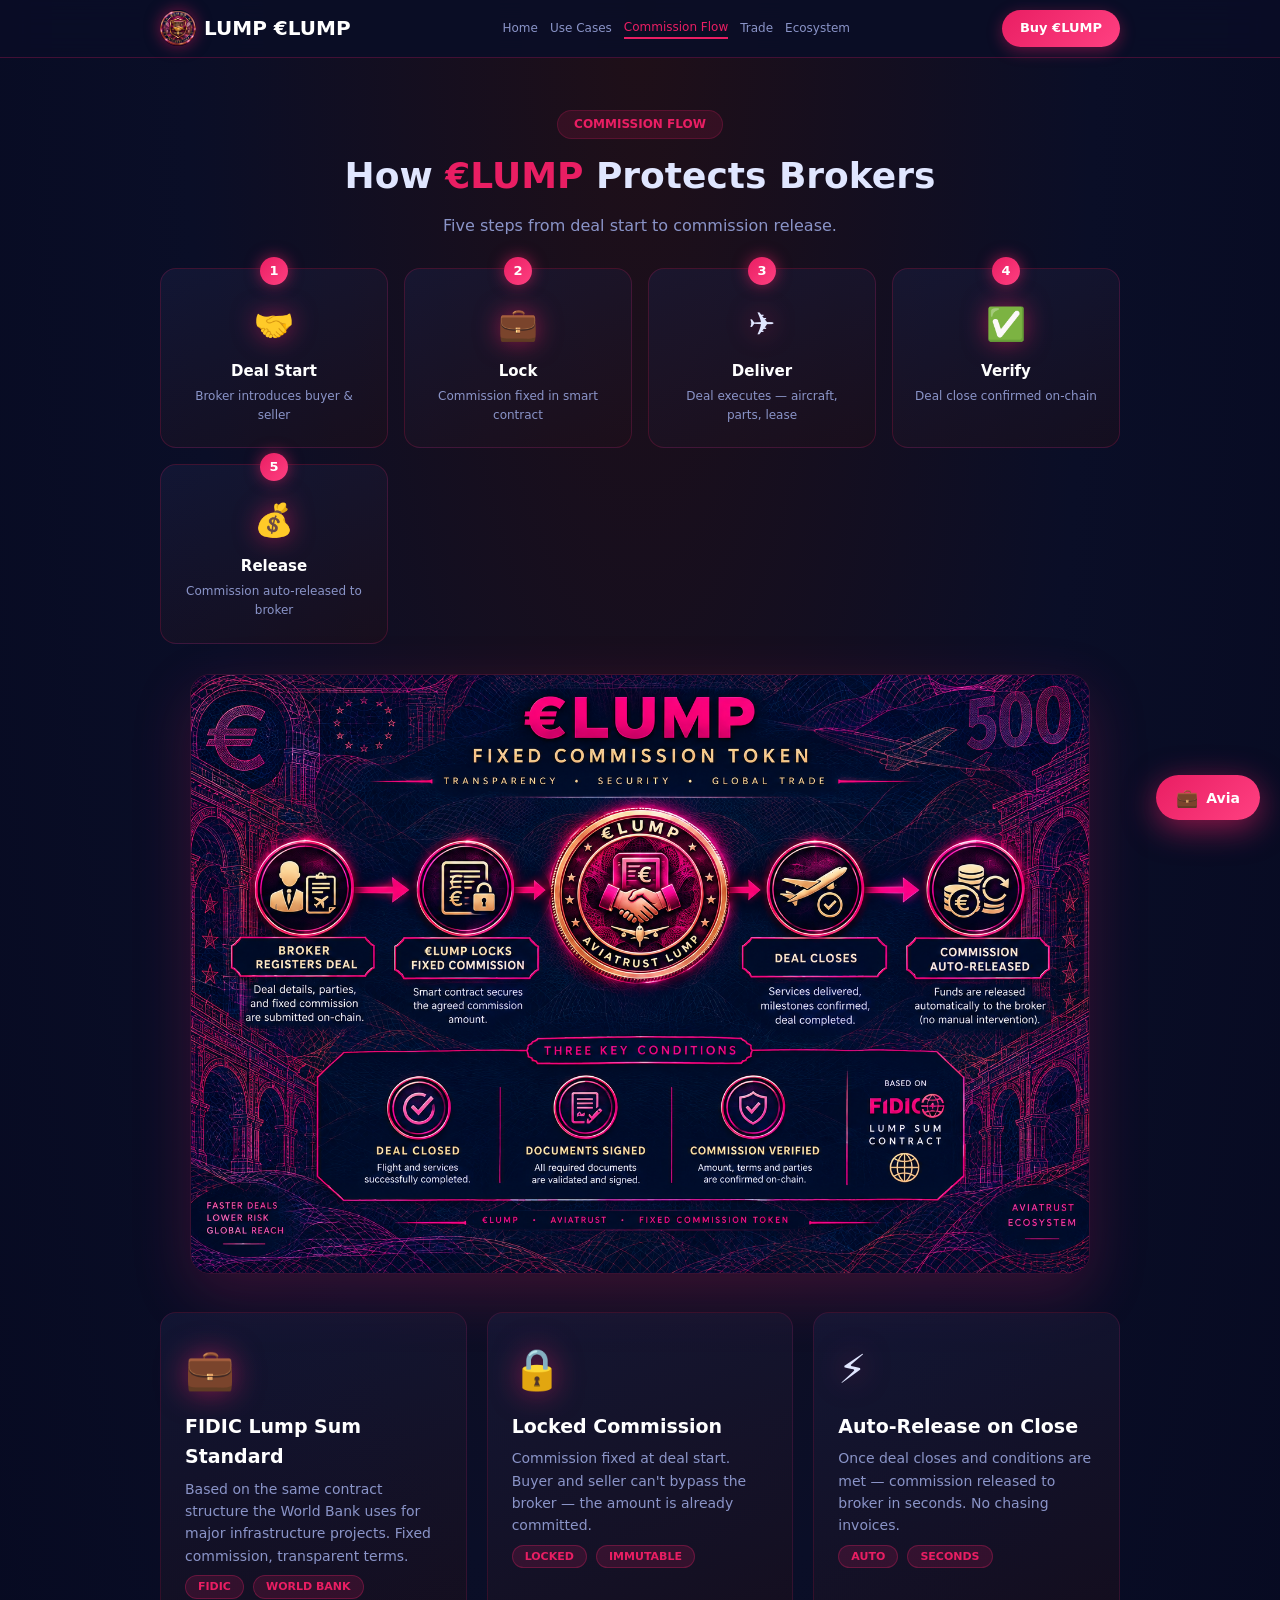
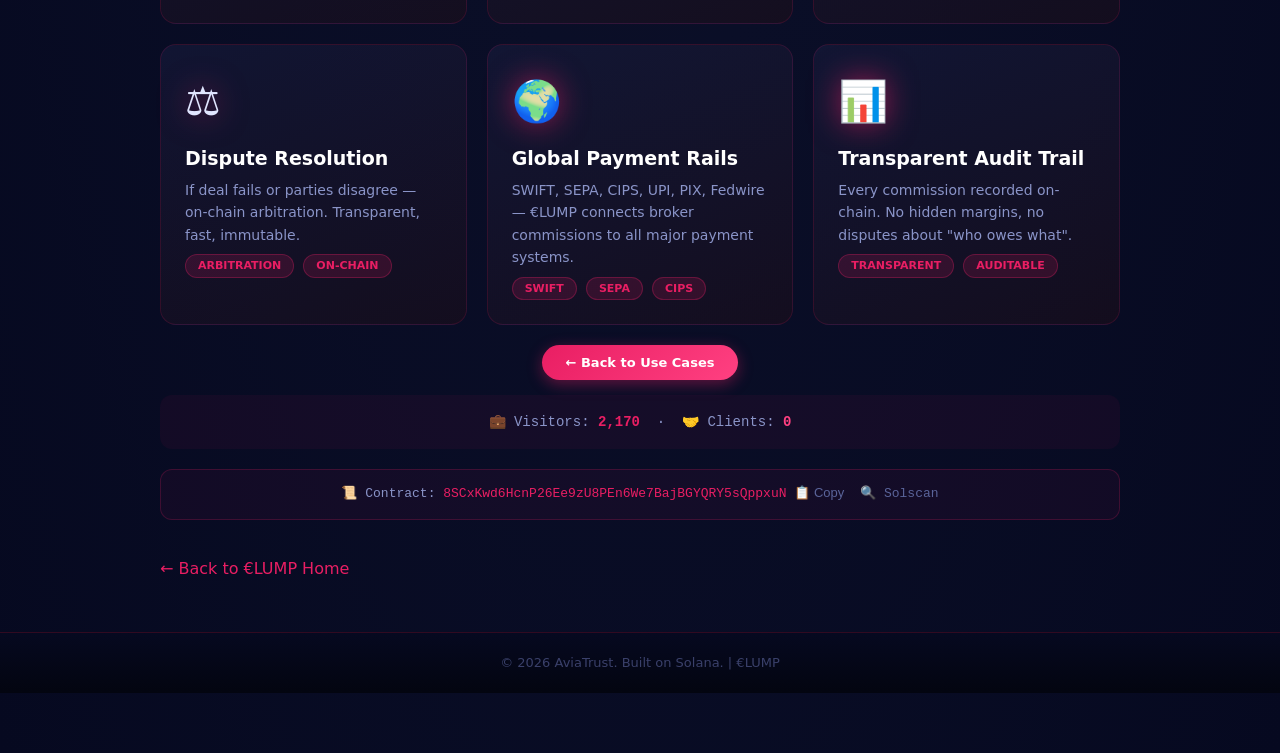
<file: fintech2.html>
<!DOCTYPE html>
<html lang="en">
<head>
<meta charset="UTF-8" />
<meta name="viewport" content="width=device-width, initial-scale=1.0"/>
<title>€LUMP — Commission Flow & Infrastructure</title>
<link rel="icon" href="lump_logo.png" />
<link rel="stylesheet" href="ai-agent.css" />
<style>
* { margin: 0; padding: 0; box-sizing: border-box; }
body { font-family: 'Segoe UI', system-ui, sans-serif; background: radial-gradient(ellipse at top, #1F0F18 0%, #0A0E27 50%, #060920 100%); color: #E0E6FF; line-height: 1.6; padding-top: 80px; padding-bottom: 60px; }
.container { max-width: 1000px; margin: 0 auto; padding: 0 20px; }
header { position: fixed; top: 0; left: 0; width: 100%; background: rgba(10,14,39,0.92); backdrop-filter: blur(12px); z-index: 100; border-bottom: 1px solid rgba(233,30,99,0.25); padding: 10px 0; }
.header-inner { display: flex; align-items: center; justify-content: space-between; flex-wrap: wrap; gap: 10px; }
.logo { display: flex; align-items: center; gap: 8px; }
.logo img { height: 36px; width: auto; border-radius: 50%; box-shadow: 0 0 15px rgba(233,30,99,0.5); }
.logo-text { font-size: 20px; font-weight: 700; color: #fff; }
nav { display: flex; gap: 12px; flex-wrap: wrap; align-items: center; }
nav a { color: #8A94C8; text-decoration: none; font-size: 12px; font-weight: 500; }
nav a:hover { color: #E91E63; }
nav a.active { color: #E91E63; border-bottom: 2px solid #E91E63; }
.btn-primary { background: linear-gradient(135deg, #E91E63 0%, #FF4081 100%); color: #fff; padding: 8px 18px; border-radius: 30px; font-weight: 700; text-decoration: none; font-size: 13px; box-shadow: 0 4px 15px rgba(233,30,99,0.4); }
section { padding: 30px 0; }
.section-header { text-align: center; margin-bottom: 30px; }
.section-tag { display: inline-block; background: rgba(233,30,99,0.12); color: #E91E63; padding: 4px 16px; border-radius: 20px; font-size: 12px; font-weight: 600; text-transform: uppercase; border: 1px solid rgba(233,30,99,0.2); }
.section-header h1 { font-size: 36px; font-weight: 700; margin: 8px 0; }
.section-header h1 .highlight { color: #E91E63; }
.section-header p { color: #8A94C8; max-width: 600px; margin: 0 auto; }
.flow-steps { display: grid; grid-template-columns: repeat(auto-fit, minmax(180px, 1fr)); gap: 16px; margin: 30px 0; }
.flow-step { background: linear-gradient(160deg, rgba(26,30,65,0.5), rgba(31,15,24,0.5)); border: 1px solid rgba(233,30,99,0.2); border-radius: 16px; padding: 22px; text-align: center; position: relative; }
.flow-step .step-num { position: absolute; top: -12px; left: 50%; transform: translateX(-50%); background: linear-gradient(135deg, #E91E63, #FF4081); color: #fff; width: 28px; height: 28px; border-radius: 50%; display: flex; align-items: center; justify-content: center; font-weight: 700; font-size: 13px; box-shadow: 0 0 15px rgba(233,30,99,0.6); }
.flow-step .step-icon { font-size: 32px; margin: 8px 0; filter: drop-shadow(0 0 12px rgba(233,30,99,0.6)); }
.flow-step h4 { color: #fff; font-size: 15px; margin-bottom: 4px; }
.flow-step p { color: #8A94C8; font-size: 12px; }
.rwa-grid { display: grid; grid-template-columns: repeat(auto-fit, minmax(260px, 1fr)); gap: 20px; margin-bottom: 24px; }
.rwa-card { background: linear-gradient(160deg, rgba(26,30,65,0.5), rgba(31,15,24,0.5)); border: 1px solid rgba(233,30,99,0.15); border-radius: 16px; padding: 24px; transition: 0.3s; }
.rwa-card:hover { border-color: #E91E63; transform: translateY(-4px); box-shadow: 0 20px 40px rgba(233,30,99,0.2); }
.rwa-card .rwa-icon { font-size: 40px; margin-bottom: 10px; filter: drop-shadow(0 0 15px rgba(233,30,99,0.6)); }
.rwa-card h3 { color: #fff; font-size: 19px; margin-bottom: 6px; }
.rwa-card p { color: #8A94C8; font-size: 14px; }
.feature-badge { display: inline-block; background: rgba(233,30,99,0.15); color: #E91E63; padding: 2px 12px; border-radius: 20px; font-size: 11px; font-weight: 600; text-transform: uppercase; margin-top: 8px; margin-right: 4px; border: 1px solid rgba(233,30,99,0.3); }
.image-block { max-width: 900px; margin: 30px auto; text-align: center; }
.image-block img { max-width: 100%; border-radius: 20px; border: 1px solid rgba(233,30,99,0.2); box-shadow: 0 20px 60px rgba(233,30,99,0.2); }
.contract-box { background: rgba(233,30,99,0.05); border: 1px solid rgba(233,30,99,0.2); border-radius: 12px; padding: 14px; margin: 20px 0; text-align: center; font-size: 13px; color: #8A94C8; font-family: 'Courier New', monospace; }
.contract-box .addr { color: #E91E63; }
.contract-box .copy-btn { background: transparent; border: none; color: #5A649A; cursor: pointer; font-size: 13px; }
.contract-box .copy-btn:hover { color: #E91E63; }
.contract-box .solscan-link { color: #5A649A; text-decoration: none; font-size: 13px; margin-left: 8px; }
.contract-box .solscan-link:hover { color: #fff; }
.counter-box { text-align: center; padding: 16px; background: rgba(233,30,99,0.05); border-radius: 12px; margin: 20px 0; font-size: 14px; color: #8A94C8; font-family: 'Courier New', monospace; }
.counter-box .counter-visitors { color: #E91E63; font-weight: 600; }
.counter-box .counter-clients { color: #FF4081; font-weight: 600; }
.back-link { display: inline-block; margin-top: 16px; color: #E91E63; text-decoration: none; font-weight: 500; }
footer { background: linear-gradient(180deg, #060920, #030510); padding: 20px 0; text-align: center; border-top: 1px solid rgba(233,30,99,0.2); margin-top: 20px; }
footer p { color: #3A406A; font-size: 13px; }
@media (max-width: 768px) { .section-header h1 { font-size: 26px; } }
</style>
</head>
<body>
<header>
  <div class="container header-inner">
    <div class="logo"><img src="lump_logo.png" alt="€LUMP" /><span class="logo-text">LUMP €LUMP</span></div>
    <nav>
      <a href="index.html">Home</a>
      <a href="fintech1.html">Use Cases</a>
      <a href="fintech2.html" class="active">Commission Flow</a>
      <a href="trade.html">Trade</a>
      <a href="ecosystem.html">Ecosystem</a>
    </nav>
    <a href="buy.html" class="btn-primary">Buy €LUMP</a>
  </div>
</header>

<section>
  <div class="container">
    <div class="section-header">
      <span class="section-tag">Commission Flow</span>
      <h1>How <span class="highlight">€LUMP</span> Protects Brokers</h1>
      <p>Five steps from deal start to commission release.</p>
    </div>

    <div class="flow-steps">
      <div class="flow-step"><div class="step-num">1</div><div class="step-icon">🤝</div><h4>Deal Start</h4><p>Broker introduces buyer & seller</p></div>
      <div class="flow-step"><div class="step-num">2</div><div class="step-icon">💼</div><h4>Lock</h4><p>Commission fixed in smart contract</p></div>
      <div class="flow-step"><div class="step-num">3</div><div class="step-icon">✈️</div><h4>Deliver</h4><p>Deal executes — aircraft, parts, lease</p></div>
      <div class="flow-step"><div class="step-num">4</div><div class="step-icon">✅</div><h4>Verify</h4><p>Deal close confirmed on-chain</p></div>
      <div class="flow-step"><div class="step-num">5</div><div class="step-icon">💰</div><h4>Release</h4><p>Commission auto-released to broker</p></div>
    </div>

    <div class="image-block">
      <img src="lump_fintech_diagram.png" alt="€LUMP Commission Flow" />
    </div>

    <div class="rwa-grid">
      <div class="rwa-card">
        <div class="rwa-icon">💼</div>
        <h3>FIDIC Lump Sum Standard</h3>
        <p>Based on the same contract structure the World Bank uses for major infrastructure projects. Fixed commission, transparent terms.</p>
        <span class="feature-badge">FIDIC</span>
        <span class="feature-badge">World Bank</span>
      </div>
      <div class="rwa-card">
        <div class="rwa-icon">🔒</div>
        <h3>Locked Commission</h3>
        <p>Commission fixed at deal start. Buyer and seller can't bypass the broker — the amount is already committed.</p>
        <span class="feature-badge">Locked</span>
        <span class="feature-badge">Immutable</span>
      </div>
      <div class="rwa-card">
        <div class="rwa-icon">⚡</div>
        <h3>Auto-Release on Close</h3>
        <p>Once deal closes and conditions are met — commission released to broker in seconds. No chasing invoices.</p>
        <span class="feature-badge">Auto</span>
        <span class="feature-badge">Seconds</span>
      </div>
      <div class="rwa-card">
        <div class="rwa-icon">⚖️</div>
        <h3>Dispute Resolution</h3>
        <p>If deal fails or parties disagree — on-chain arbitration. Transparent, fast, immutable.</p>
        <span class="feature-badge">Arbitration</span>
        <span class="feature-badge">On-chain</span>
      </div>
      <div class="rwa-card">
        <div class="rwa-icon">🌍</div>
        <h3>Global Payment Rails</h3>
        <p>SWIFT, SEPA, CIPS, UPI, PIX, Fedwire — €LUMP connects broker commissions to all major payment systems.</p>
        <span class="feature-badge">SWIFT</span>
        <span class="feature-badge">SEPA</span>
        <span class="feature-badge">CIPS</span>
      </div>
      <div class="rwa-card">
        <div class="rwa-icon">📊</div>
        <h3>Transparent Audit Trail</h3>
        <p>Every commission recorded on-chain. No hidden margins, no disputes about "who owes what".</p>
        <span class="feature-badge">Transparent</span>
        <span class="feature-badge">Auditable</span>
      </div>
    </div>

    <div style="text-align: center; margin-bottom: 16px;">
      <a href="fintech1.html" class="btn-primary" style="padding: 10px 24px;">← Back to Use Cases</a>
    </div>

    <div class="counter-box">
      💼 Visitors: <span class="counter-visitors">2,030</span>
      &nbsp;·&nbsp;
      🤝 Clients: <span class="counter-clients">0</span>
    </div>

    <div class="contract-box">
      📜 Contract: <span class="addr">8SCxKwd6HcnP26Ee9zU8PEn6We7BajBGYQRY5sQppxuN</span>
      <button onclick="navigator.clipboard.writeText('8SCxKwd6HcnP26Ee9zU8PEn6We7BajBGYQRY5sQppxuN')" class="copy-btn">📋 Copy</button>
      <a href="https://solscan.io/token/8SCxKwd6HcnP26Ee9zU8PEn6We7BajBGYQRY5sQppxuN" target="_blank" class="solscan-link">🔍 Solscan</a>
    </div>

    <a href="index.html" class="back-link">← Back to €LUMP Home</a>
  </div>
</section>

<footer><div class="container"><p>© 2026 AviaTrust. Built on Solana. | €LUMP</p></div></footer>

<script src="counter.js"></script>
<script src="ai-agent.js"></script>
</body>
</html>
</file>
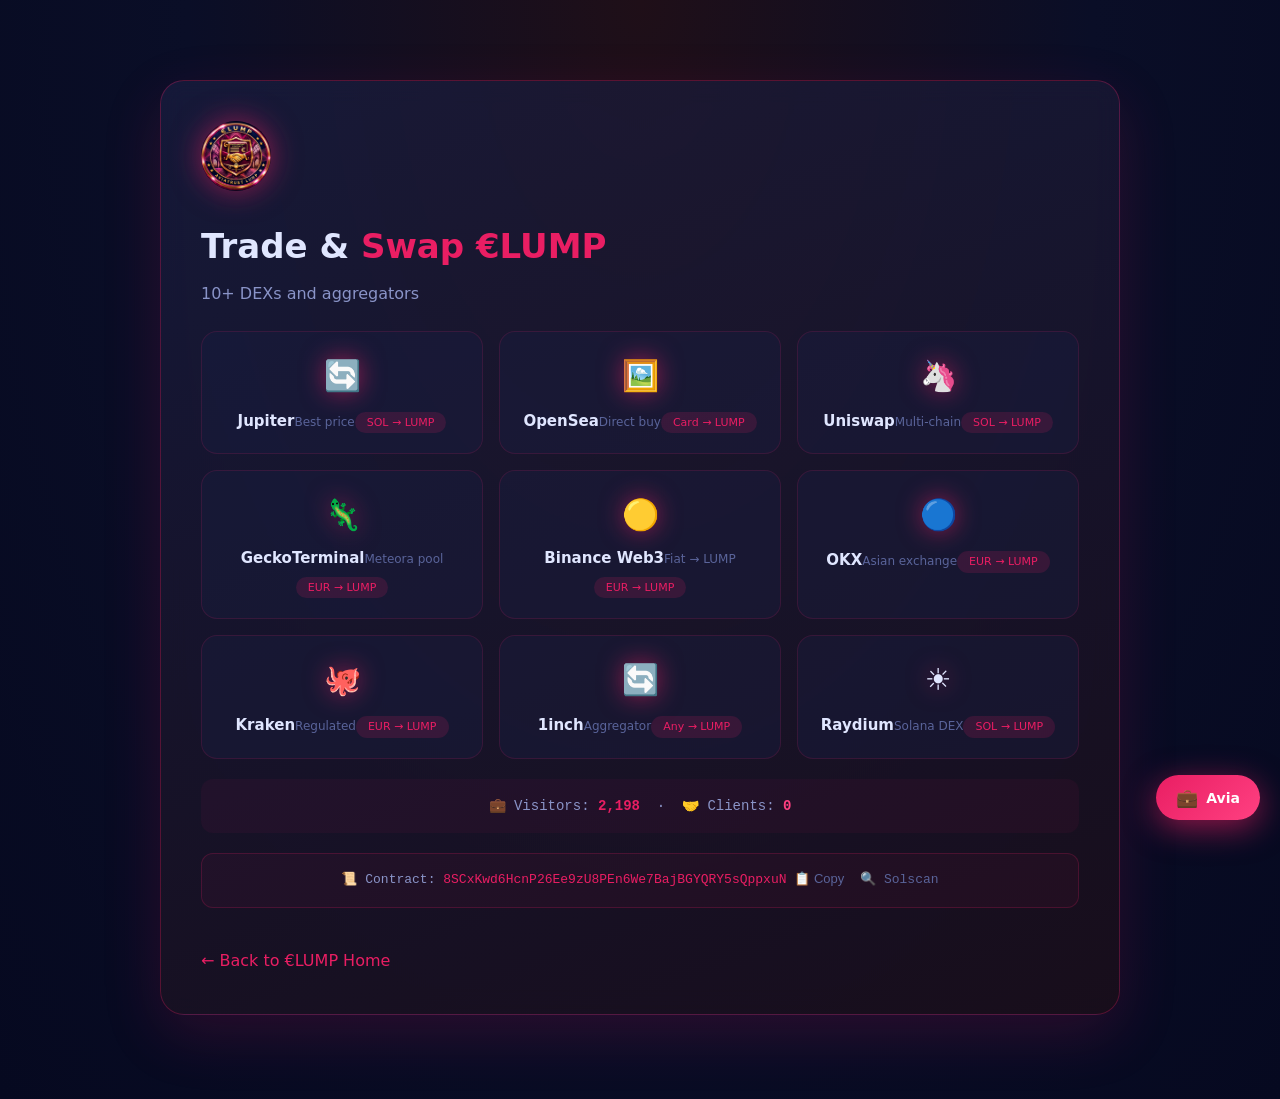
<file: trade.html>
<!DOCTYPE html>
<html lang="en">
<head>
<meta charset="UTF-8" />
<meta name="viewport" content="width=device-width, initial-scale=1.0"/>
<title>Trade & Swap €LUMP — 10+ DEXs</title>
<link rel="icon" href="lump_logo.png" />
<link rel="stylesheet" href="ai-agent.css" />
<style>
* { margin: 0; padding: 0; box-sizing: border-box; }
body { font-family: 'Segoe UI', system-ui, sans-serif; background: radial-gradient(ellipse at top, #1F0F18 0%, #0A0E27 50%, #060920 100%); color: #E0E6FF; line-height: 1.6; padding-top: 80px; padding-bottom: 60px; }
.container { max-width: 1000px; margin: 0 auto; padding: 0 20px; }
.glass-card { background: linear-gradient(160deg, rgba(26,30,65,0.7), rgba(31,15,24,0.7)); backdrop-filter: blur(12px); border: 1px solid rgba(233,30,99,0.3); border-radius: 24px; padding: 40px; margin-bottom: 24px; box-shadow: 0 20px 60px rgba(233,30,99,0.15); }
.glass-card h1 { font-size: 34px; margin-bottom: 8px; }
.glass-card h1 .highlight { color: #E91E63; }
.glass-card .sub { color: #8A94C8; margin-bottom: 24px; }
.swap-grid { display: grid; grid-template-columns: repeat(3, 1fr); gap: 16px; }
.swap-card { background: rgba(26,30,65,0.4); border: 1px solid rgba(233,30,99,0.15); border-radius: 16px; padding: 20px 12px; text-align: center; transition: 0.3s; text-decoration: none; color: #E0E6FF; }
.swap-card:hover { border-color: #E91E63; transform: translateY(-4px); box-shadow: 0 15px 30px rgba(233,30,99,0.2); }
.swap-card .icon { font-size: 30px; display: block; margin-bottom: 6px; filter: drop-shadow(0 0 12px rgba(233,30,99,0.6)); }
.swap-card .name { font-weight: 600; font-size: 15px; }
.swap-card .desc { font-size: 12px; color: #5A649A; }
.pair-badge { display: inline-block; background: rgba(233,30,99,0.15); color: #E91E63; padding: 2px 12px; border-radius: 12px; font-size: 11px; margin-top: 6px; }
.contract-box { background: rgba(233,30,99,0.05); border: 1px solid rgba(233,30,99,0.2); border-radius: 12px; padding: 16px; margin: 20px 0; text-align: center; font-size: 13px; color: #8A94C8; font-family: 'Courier New', monospace; }
.contract-box .addr { color: #E91E63; }
.contract-box .copy-btn { background: transparent; border: none; color: #5A649A; cursor: pointer; font-size: 13px; }
.contract-box .copy-btn:hover { color: #E91E63; }
.contract-box .solscan-link { color: #5A649A; text-decoration: none; font-size: 13px; margin-left: 8px; }
.contract-box .solscan-link:hover { color: #fff; }
.back-link { display: inline-block; margin-top: 20px; color: #E91E63; text-decoration: none; font-weight: 500; }
.logo-img { height: 70px; width: auto; margin-bottom: 20px; border-radius: 50%; box-shadow: 0 0 30px rgba(233,30,99,0.6); }
.counter-box { text-align: center; padding: 16px; background: rgba(233,30,99,0.05); border-radius: 12px; margin: 20px 0; font-size: 14px; color: #8A94C8; font-family: 'Courier New', monospace; }
.counter-box .counter-visitors { color: #E91E63; font-weight: 600; }
.counter-box .counter-clients { color: #FF4081; font-weight: 600; }
@media (max-width: 800px) { .swap-grid { grid-template-columns: 1fr 1fr; } }
@media (max-width: 450px) { .swap-grid { grid-template-columns: 1fr; } }
</style>
</head>
<body>
<div class="container">
<div class="glass-card">
<img src="lump_logo.png" alt="€LUMP" class="logo-img" />
<h1>Trade & <span class="highlight">Swap €LUMP</span></h1>
<p class="sub">10+ DEXs and aggregators</p>

<div class="swap-grid">
  <a href="https://jup.ag/tokens/8SCxKwd6HcnP26Ee9zU8PEn6We7BajBGYQRY5sQppxuN" target="_blank" class="swap-card"><span class="icon">🔄</span><span class="name">Jupiter</span><span class="desc">Best price</span><span class="pair-badge">SOL → LUMP</span></a>
  <a href="https://opensea.io/token/solana/8SCxKwd6HcnP26Ee9zU8PEn6We7BajBGYQRY5sQppxuN" target="_blank" class="swap-card"><span class="icon">🖼️</span><span class="name">OpenSea</span><span class="desc">Direct buy</span><span class="pair-badge">Card → LUMP</span></a>
  <a href="https://app.uniswap.org/explore/tokens/solana/8SCxKwd6HcnP26Ee9zU8PEn6We7BajBGYQRY5sQppxuN" target="_blank" class="swap-card"><span class="icon">🦄</span><span class="name">Uniswap</span><span class="desc">Multi-chain</span><span class="pair-badge">SOL → LUMP</span></a>
  <a href="https://www.geckoterminal.com/solana/pools/AcUowwzwf7CACppm9sr3zFLGQ9ncszkjFkx29MZxoyEP" target="_blank" class="swap-card"><span class="icon">🦎</span><span class="name">GeckoTerminal</span><span class="desc">Meteora pool</span><span class="pair-badge">EUR → LUMP</span></a>
  <a href="https://app.binance.com/uni-qr/web3-token-details?tokenCA=8SCxKwd6HcnP26Ee9zU8PEn6We7BajBGYQRY5sQppxuN" target="_blank" class="swap-card"><span class="icon">🟡</span><span class="name">Binance Web3</span><span class="desc">Fiat → LUMP</span><span class="pair-badge">EUR → LUMP</span></a>
  <a href="https://www.okx.com/" target="_blank" class="swap-card"><span class="icon">🔵</span><span class="name">OKX</span><span class="desc">Asian exchange</span><span class="pair-badge">EUR → LUMP</span></a>
  <a href="https://www.kraken.com/" target="_blank" class="swap-card"><span class="icon">🐙</span><span class="name">Kraken</span><span class="desc">Regulated</span><span class="pair-badge">EUR → LUMP</span></a>
  <a href="https://1inch.io/" target="_blank" class="swap-card"><span class="icon">🔄</span><span class="name">1inch</span><span class="desc">Aggregator</span><span class="pair-badge">Any → LUMP</span></a>
  <a href="https://app.raydium.io/swap/?outputMint=8SCxKwd6HcnP26Ee9zU8PEn6We7BajBGYQRY5sQppxuN" target="_blank" class="swap-card"><span class="icon">☀️</span><span class="name">Raydium</span><span class="desc">Solana DEX</span><span class="pair-badge">SOL → LUMP</span></a>
</div>

<div class="counter-box">
  💼 Visitors: <span class="counter-visitors">2,030</span>
  &nbsp;·&nbsp;
  🤝 Clients: <span class="counter-clients">0</span>
</div>

<div class="contract-box">
  📜 Contract: <span class="addr">8SCxKwd6HcnP26Ee9zU8PEn6We7BajBGYQRY5sQppxuN</span>
  <button onclick="navigator.clipboard.writeText('8SCxKwd6HcnP26Ee9zU8PEn6We7BajBGYQRY5sQppxuN')" class="copy-btn">📋 Copy</button>
  <a href="https://solscan.io/token/8SCxKwd6HcnP26Ee9zU8PEn6We7BajBGYQRY5sQppxuN" target="_blank" class="solscan-link">🔍 Solscan</a>
</div>

<a href="index.html" class="back-link">← Back to €LUMP Home</a>
</div>
</div>
<script src="counter.js"></script>
<script src="ai-agent.js"></script>
</body>
</html>
</file>
<file: ai-agent.css>
/* Avia — AI Agent styles for €LUMP */
.avia-btn {
  position: fixed; right: 20px; bottom: 80px; z-index: 9998;
  background: linear-gradient(135deg, #E91E63 0%, #FF4081 100%);
  color: #fff; border: none; border-radius: 50px;
  padding: 12px 20px; font-weight: 700; font-size: 14px; cursor: pointer;
  display: flex; align-items: center; gap: 8px;
  box-shadow: 0 8px 32px rgba(233,30,99,0.6); transition: 0.3s;
  font-family: 'Segoe UI', system-ui, sans-serif;
}
.avia-btn:hover { transform: translateY(-3px); box-shadow: 0 12px 40px rgba(233,30,99,0.9); }
.avia-btn-hidden { opacity: 0; pointer-events: none; transform: scale(0.8); }
.avia-btn-icon { font-size: 18px; }

.avia-window {
  position: fixed; right: 20px; bottom: 80px;
  width: 400px; max-width: calc(100vw - 40px);
  height: 600px; max-height: calc(100vh - 120px);
  background: linear-gradient(160deg, #0A0E27 0%, #1F0F18 100%);
  border: 1px solid rgba(233,30,99,0.4); border-radius: 20px;
  z-index: 9999; display: flex; flex-direction: column; overflow: hidden;
  opacity: 0; transform: translateY(20px) scale(0.95); pointer-events: none;
  transition: 0.3s; box-shadow: 0 20px 60px rgba(0,0,0,0.8), 0 0 40px rgba(233,30,99,0.3);
  font-family: 'Segoe UI', system-ui, sans-serif;
}
.avia-window.avia-open { opacity: 1; transform: translateY(0) scale(1); pointer-events: auto; }

.avia-header {
  display: flex; align-items: center; justify-content: space-between;
  padding: 14px 16px; background: rgba(31,15,24,0.8); border-bottom: 1px solid rgba(233,30,99,0.3);
}
.avia-header-left { display: flex; align-items: center; gap: 10px; }
.avia-avatar { width: 36px; height: 36px; border-radius: 50%; border: 2px solid #E91E63; object-fit: cover; }
.avia-name { font-size: 15px; font-weight: 700; color: #fff; }
.avia-status { font-size: 11px; color: #8A94C8; }
.avia-close { background: transparent; border: none; color: #8A94C8; font-size: 26px; cursor: pointer; line-height: 1; padding: 0 6px; }
.avia-close:hover { color: #E91E63; }

.avia-messages { flex: 1; overflow-y: auto; padding: 16px; display: flex; flex-direction: column; gap: 10px; }
.avia-messages::-webkit-scrollbar { width: 6px; }
.avia-messages::-webkit-scrollbar-thumb { background: rgba(233,30,99,0.3); border-radius: 3px; }

.avia-msg { display: flex; max-width: 92%; }
.avia-msg-user { align-self: flex-end; justify-content: flex-end; }
.avia-msg-agent { align-self: flex-start; }

.avia-bubble { padding: 10px 14px; border-radius: 14px; font-size: 13px; line-height: 1.55; word-wrap: break-word; }
.avia-msg-user .avia-bubble { background: linear-gradient(135deg, #E91E63 0%, #FF4081 100%); color: #fff; border-bottom-right-radius: 4px; font-weight: 500; }
.avia-msg-agent .avia-bubble { background: rgba(31,15,24,0.9); color: #E0E6FF; border: 1px solid rgba(233,30,99,0.2); border-bottom-left-radius: 4px; }
.avia-msg-agent .avia-bubble strong { color: #E91E63; }
.avia-msg-agent .avia-bubble code { background: rgba(233,30,99,0.1); color: #FF4081; padding: 1px 6px; border-radius: 4px; font-family: 'Courier New', monospace; font-size: 11px; word-break: break-all; }
.avia-msg-agent .avia-bubble a { color: #FF4081; text-decoration: none; word-break: break-all; }
.avia-msg-agent .avia-bubble a:hover { text-decoration: underline; }

.avia-suggestions { display: flex; flex-wrap: wrap; gap: 6px; padding: 10px 16px; border-top: 1px solid rgba(233,30,99,0.2); max-height: 160px; overflow-y: auto; }
.avia-suggestion { background: rgba(233,30,99,0.08); border: 1px solid rgba(233,30,99,0.25); color: #E91E63; padding: 6px 10px; border-radius: 20px; font-size: 11px; cursor: pointer; transition: 0.2s; font-family: 'Segoe UI', system-ui, sans-serif; white-space: nowrap; }
.avia-suggestion:hover { background: rgba(233,30,99,0.2); border-color: #E91E63; }

.avia-external { display: flex; gap: 6px; padding: 10px 16px; border-top: 1px solid rgba(233,30,99,0.2); background: rgba(6,9,32,0.6); }
.avia-external a { flex: 1; text-align: center; padding: 8px 6px; border-radius: 10px; background: rgba(233,30,99,0.08); border: 1px solid rgba(233,30,99,0.2); color: #E91E63; text-decoration: none; font-size: 11px; font-weight: 600; transition: 0.2s; }
.avia-external a:hover { background: rgba(233,30,99,0.2); border-color: #E91E63; }

.avia-footer { text-align: center; padding: 8px 12px; font-size: 10px; color: #3A406A; background: rgba(6,9,32,0.8); border-top: 1px solid rgba(233,30,99,0.2); }

@media (max-width: 480px) {
  .avia-window { right: 10px; bottom: 10px; width: calc(100vw - 20px); height: calc(100vh - 20px); max-height: calc(100vh - 20px); border-radius: 16px; }
  .avia-btn { right: 12px; bottom: 72px; padding: 10px 16px; font-size: 13px; }
  .avia-btn-label { display: none; }
}
</file>
